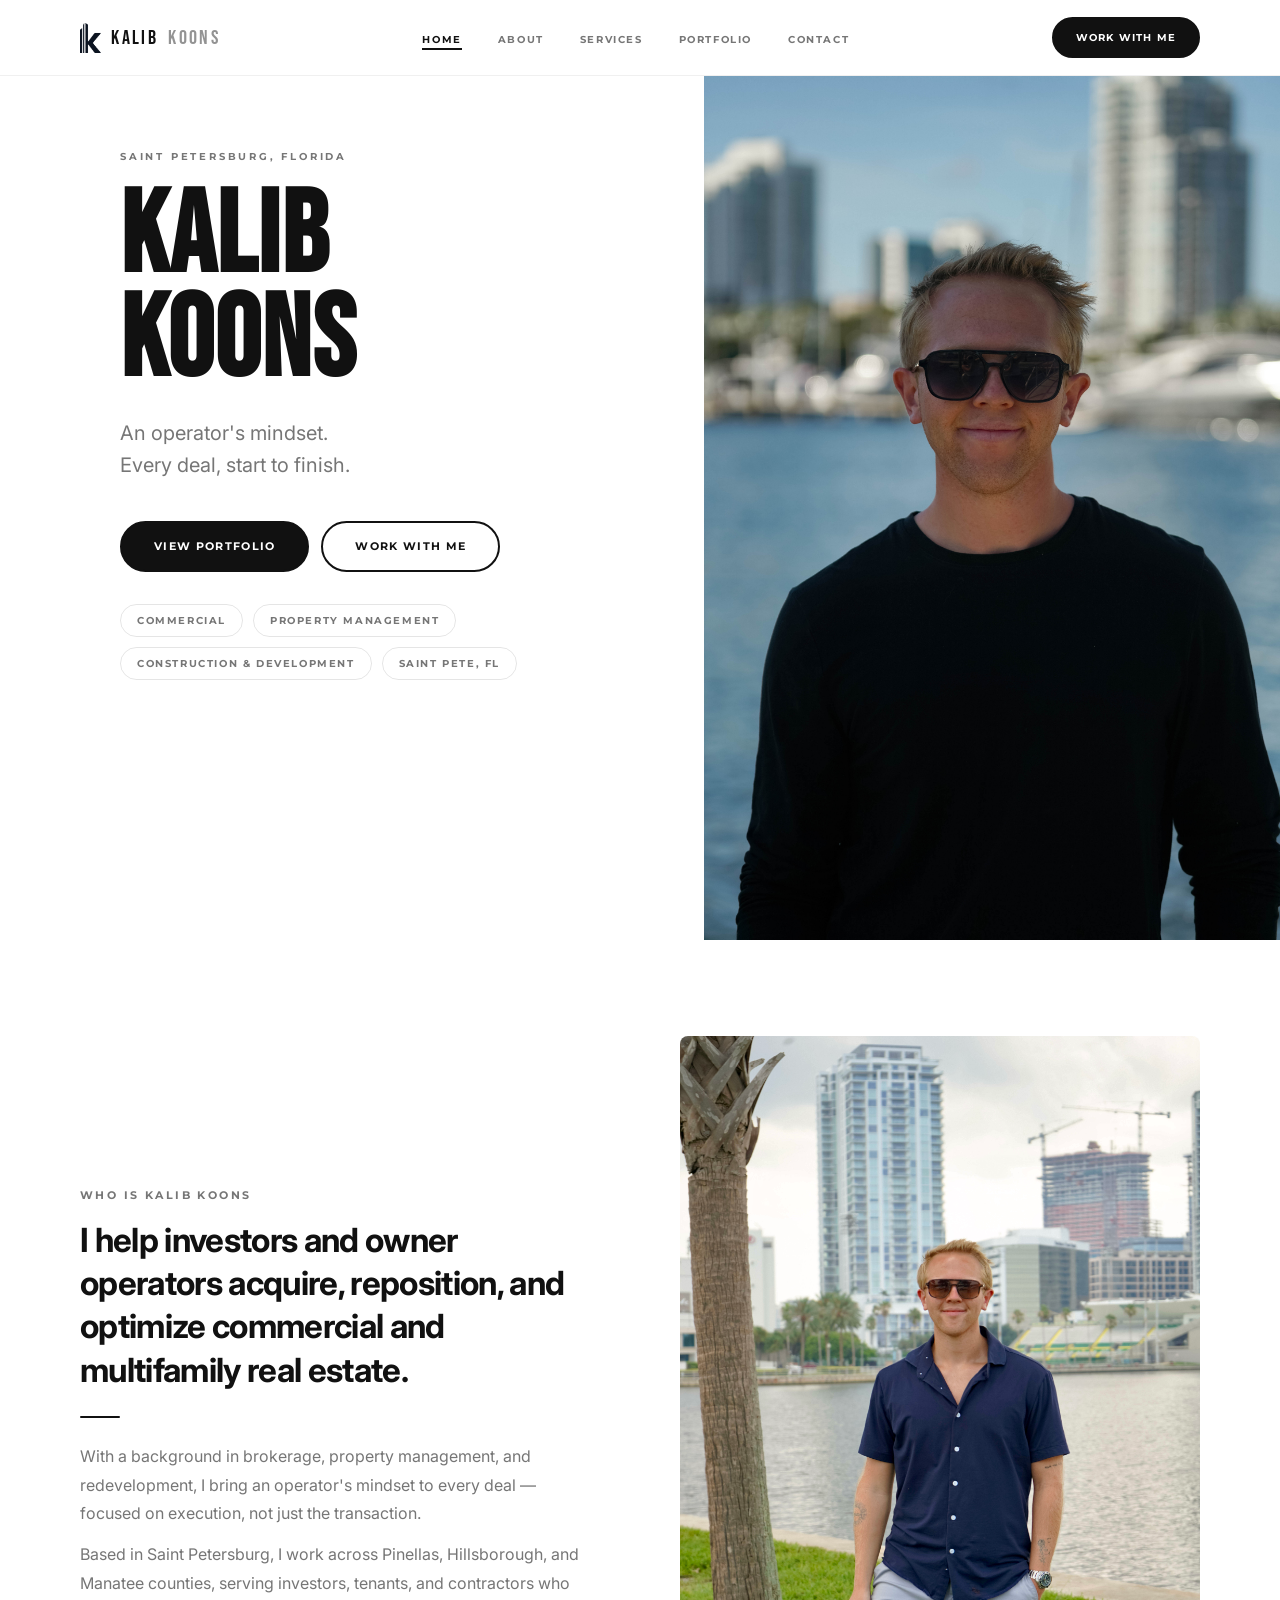
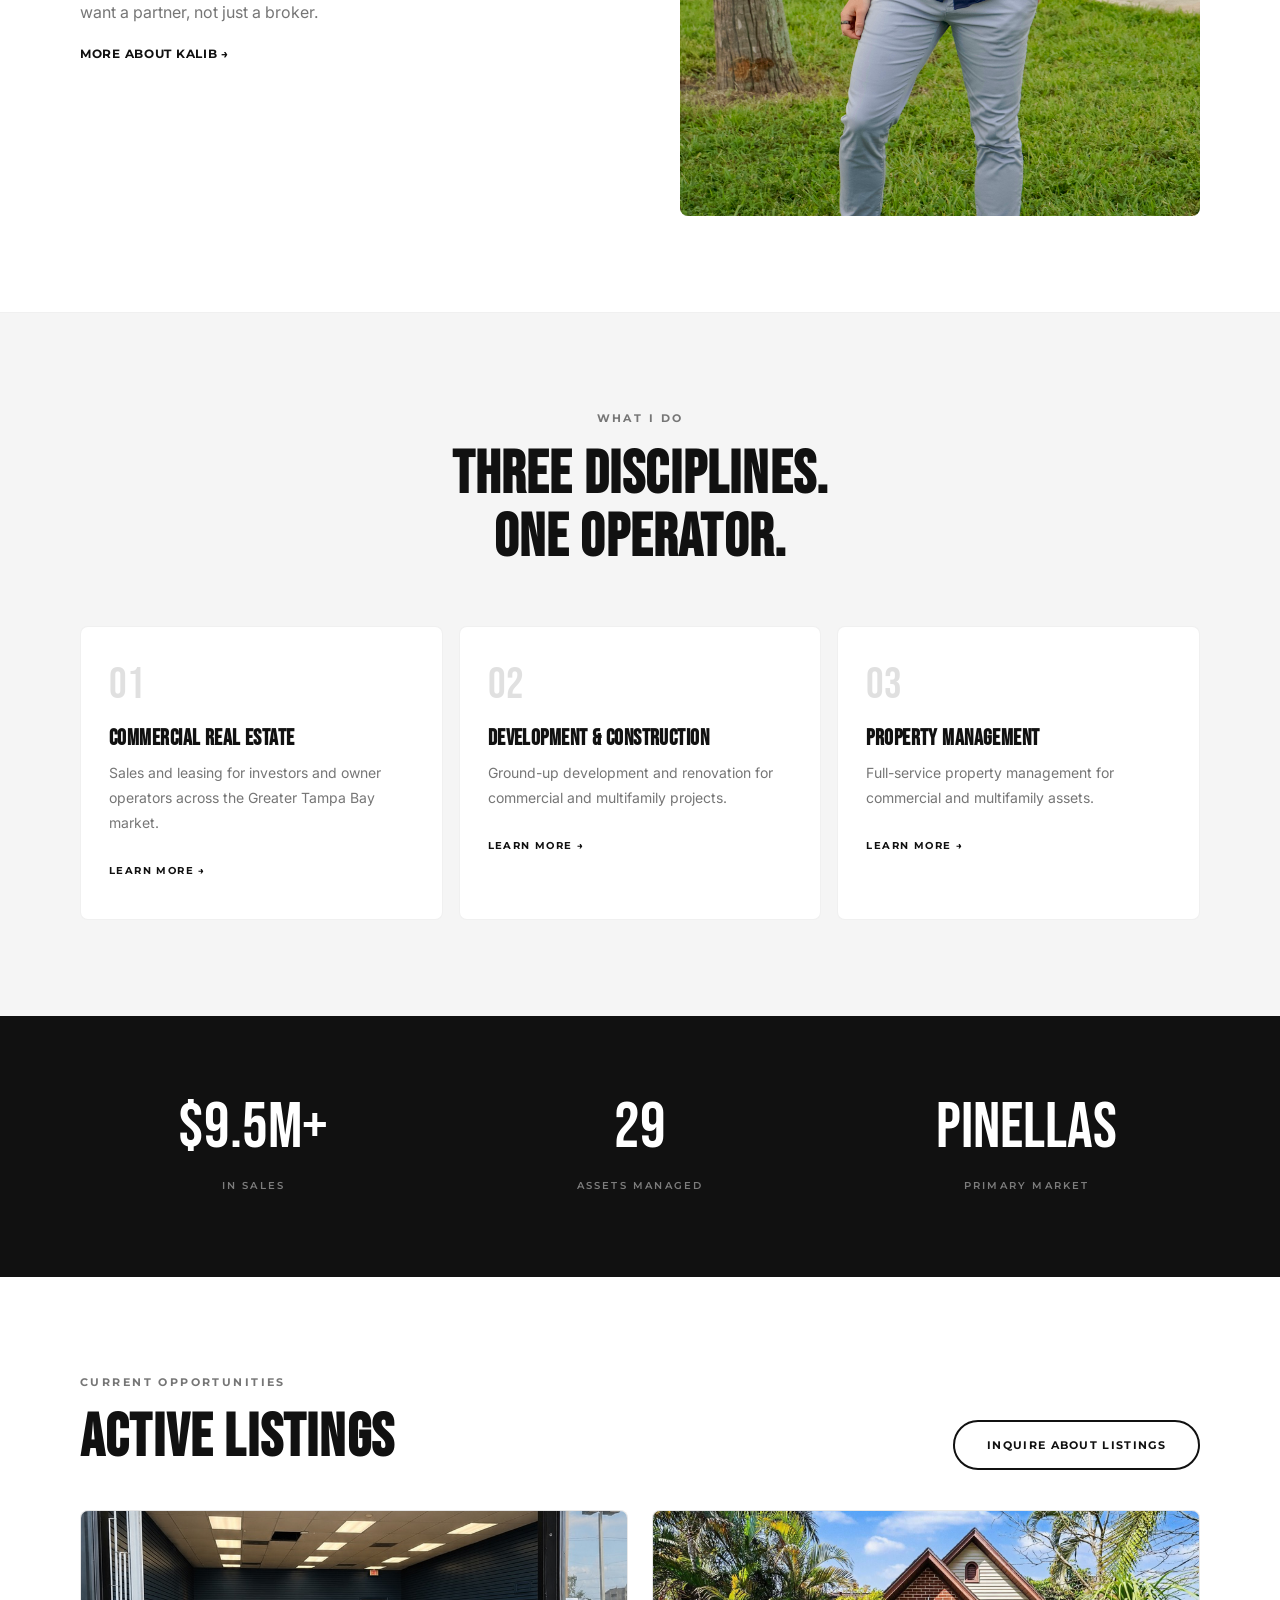
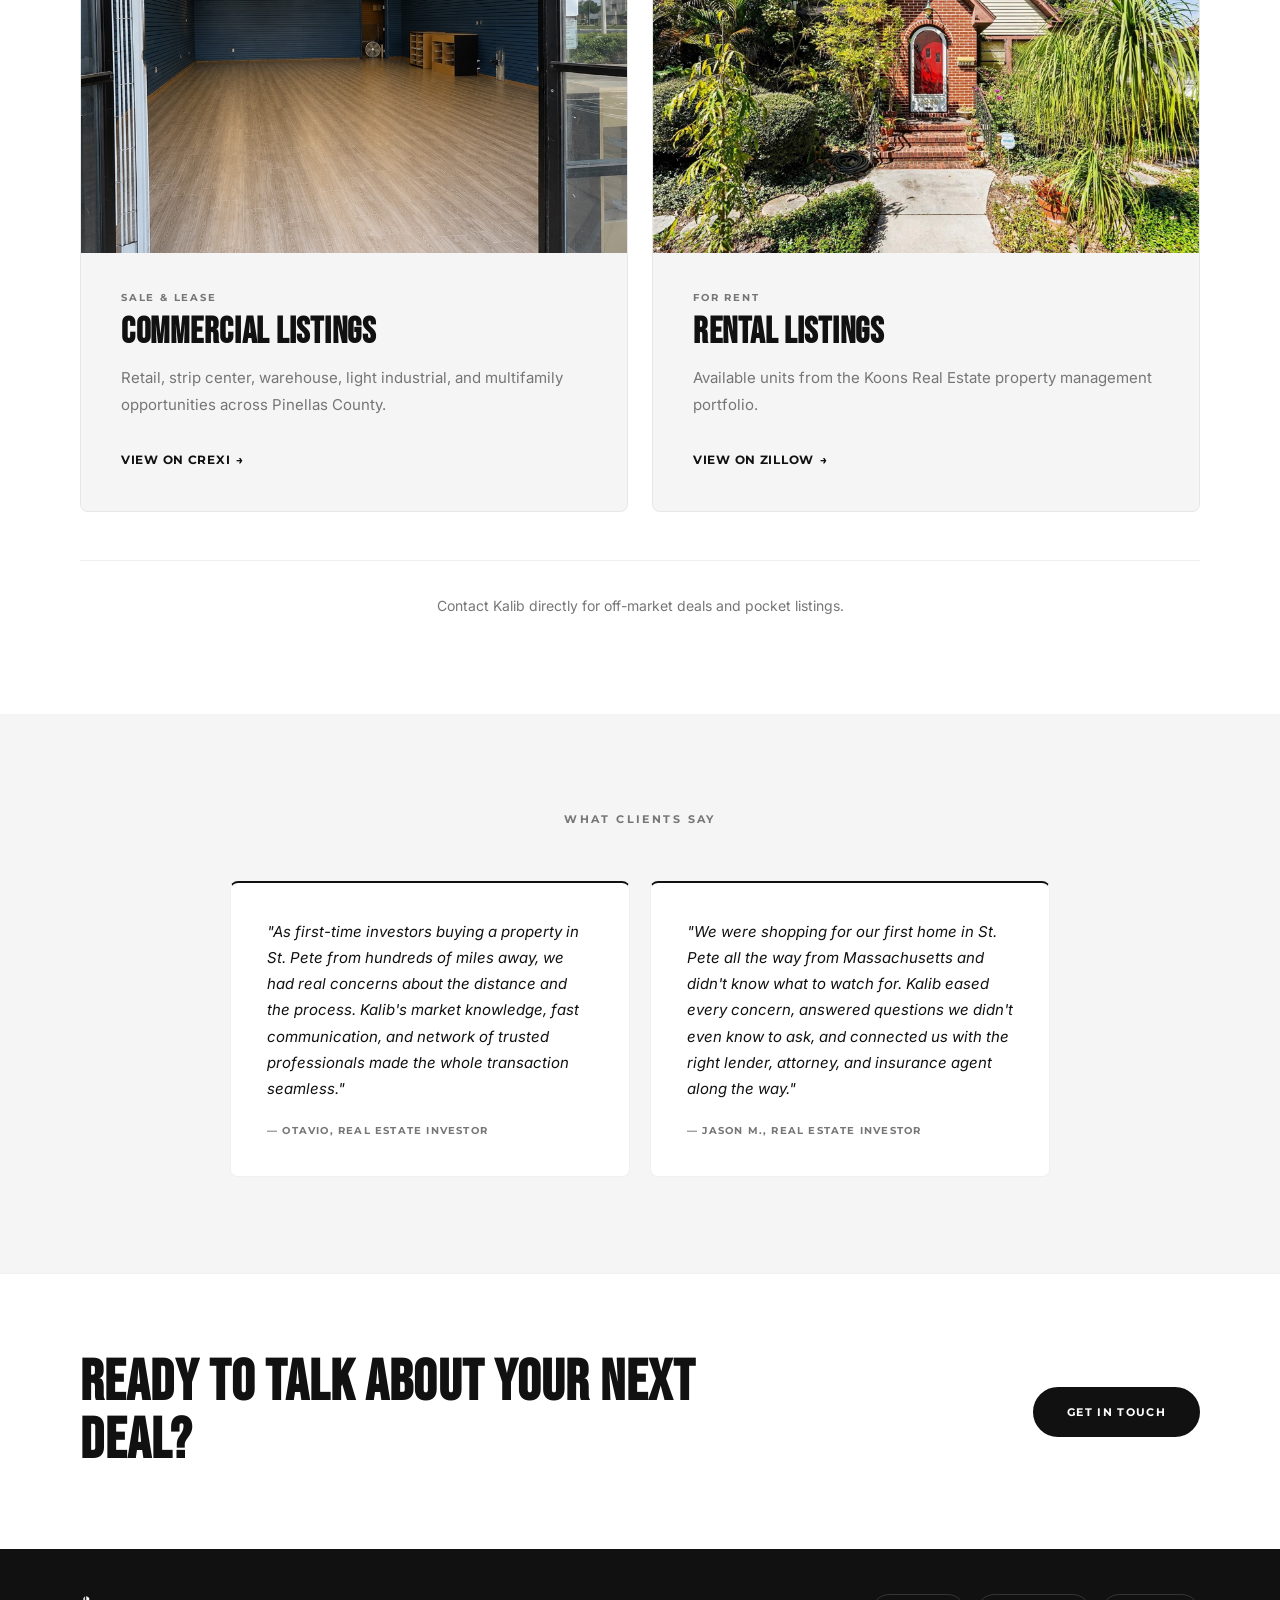
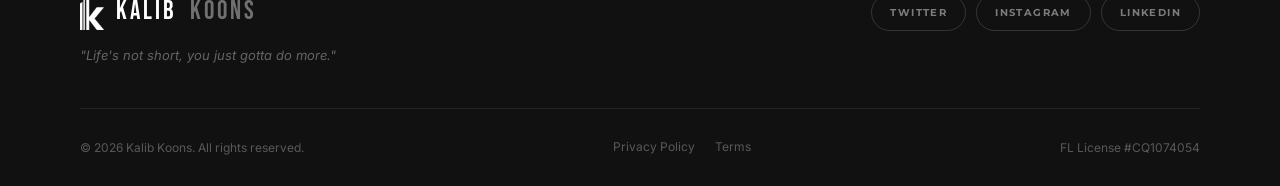
<file: index.html>
<!DOCTYPE html>
<html lang="en">
<head>
  <meta charset="UTF-8">
  <meta name="viewport" content="width=device-width, initial-scale=1.0">
  <meta name="description" content="Kalib Koons — Commercial real estate broker, multifamily investor, and developer serving Saint Petersburg and the Greater Tampa Bay area.">
  <title>Kalib Koons — Commercial Real Estate | Saint Petersburg, FL</title>
  <link rel="preconnect" href="https://fonts.googleapis.com">
  <link rel="preconnect" href="https://fonts.gstatic.com" crossorigin>
  <link href="https://fonts.googleapis.com/css2?family=Bebas+Neue&family=Inter:ital,wght@0,300;0,400;0,500;0,600;0,700;1,300;1,400&family=Montserrat:wght@400;500;600;700&display=swap" rel="stylesheet">
  <link rel="icon" type="image/png" href="images/favicon.png">
  <link rel="apple-touch-icon" href="images/apple-touch-icon.png">
  <link rel="stylesheet" href="style.css?v=7">
  <link rel="canonical" href="https://kalibkoons.com/">
  <meta property="og:type" content="website">
  <meta property="og:url" content="https://kalibkoons.com/">
  <meta property="og:title" content="Kalib Koons — Commercial Real Estate | Saint Petersburg, FL">
  <meta property="og:description" content="Commercial real estate broker, multifamily investor, and developer serving Saint Petersburg and the Greater Tampa Bay area.">
  <meta property="og:image" content="https://dljackson97.github.io/kalibkoons/images/share-preview.png">
  <meta name="twitter:card" content="summary_large_image">
  <meta name="twitter:site" content="@kalibkoons">
  <meta name="twitter:title" content="Kalib Koons — Commercial Real Estate | Saint Petersburg, FL">
  <meta name="twitter:description" content="Commercial real estate broker, multifamily investor, and developer serving Saint Petersburg and the Greater Tampa Bay area.">
  <meta name="twitter:image" content="https://dljackson97.github.io/kalibkoons/images/share-preview.png">
  <script type="application/ld+json">
  {
    "@context": "https://schema.org",
    "@type": "RealEstateAgent",
    "name": "Kalib Koons",
    "description": "Commercial real estate broker, multifamily investor, property manager, and developer serving Saint Petersburg and the Greater Tampa Bay area.",
    "url": "https://kalibkoons.com",
    "telephone": "+12182326595",
    "email": "kalib@kalibkoons.com",
    "image": "https://dljackson97.github.io/kalibkoons/images/DSC01007.jpeg",
    "address": {
      "@type": "PostalAddress",
      "addressLocality": "Saint Petersburg",
      "addressRegion": "FL",
      "addressCountry": "US"
    },
    "areaServed": [
      "Pinellas County, Florida",
      "Hillsborough County, Florida",
      "Manatee County, Florida"
    ],
    "knowsAbout": ["Commercial Real Estate", "Multifamily Investing", "Property Management", "Real Estate Development"],
    "sameAs": [
      "https://www.instagram.com/kalibkoons/",
      "https://x.com/kalibkoons",
      "https://www.linkedin.com/in/koonsrealty/"
    ]
  }
  </script>
</head>
<body>

  <!-- NAVIGATION -->
  <nav class="nav" id="nav">
    <div class="nav__inner">
      <a href="index.html" class="nav__logo"><img src="images/logos/koons-real-estate-icon.png?v=2" alt="Koons Real Estate" class="nav__logo-img">KALIB <span>KOONS</span></a>
      <button class="nav__toggle" id="navToggle" aria-label="Toggle navigation">
        <span></span><span></span><span></span>
      </button>
      <ul class="nav__links" id="navLinks">
        <li><a href="index.html" class="active">Home</a></li>
        <li><a href="about.html">About</a></li>
        <li><a href="services.html">Services</a></li>
        <li><a href="portfolio.html">Portfolio</a></li>
        <li><a href="contact.html">Contact</a></li>
      </ul>
      <a href="contact.html#form" class="btn btn--nav">Work With Me</a>
    </div>
  </nav>

  <!-- HERO — split layout -->
  <section class="hero">
    <div class="hero__left">
      <div class="hero__content">
        <p class="hero__eyebrow">Saint Petersburg, Florida</p>
        <h1 class="hero__name">KALIB<br>KOONS</h1>
        <p class="hero__statement">An operator's mindset.<br>Every deal, start to finish.</p>
        <div class="hero__ctas">
          <a href="portfolio.html" class="btn btn--primary">View Portfolio</a>
          <a href="contact.html#form" class="btn btn--outline">Work With Me</a>
        </div>
        <div class="tags">
          <span class="tag">Commercial</span>
          <span class="tag">Property Management</span>
          <span class="tag">Construction &amp; Development</span>
          <span class="tag">Saint Pete, FL</span>
        </div>
      </div>
    </div>
    <div class="hero__right">
      <img src="images/DSC01007.jpeg" alt="Kalib Koons" class="hero__photo">
    </div>
  </section>

  <!-- INTRO -->
  <section class="section intro">
    <div class="container">
      <div class="intro__grid">
        <div class="intro__text reveal">
          <span class="label">Who is Kalib Koons</span>
          <h2>I help investors and owner operators acquire, reposition, and optimize commercial and multifamily real estate.</h2>
          <div class="divider"></div>
          <p>With a background in brokerage, property management, and redevelopment, I bring an operator's mindset to every deal — focused on execution, not just the transaction.</p>
          <p>Based in Saint Petersburg, I work across Pinellas, Hillsborough, and Manatee counties, serving investors, tenants, and contractors who want a partner, not just a broker.</p>
          <a href="about.html" class="btn btn--text">More About Kalib →</a>
        </div>
        <div class="intro__image reveal">
          <img src="images/DSC04040.jpeg" alt="Kalib Koons — Saint Petersburg, FL" class="intro-photo">
        </div>
      </div>
    </div>
  </section>

  <!-- BUSINESS LINES -->
  <section class="section business-lines">
    <div class="container">
      <span class="label text-center reveal">What I Do</span>
      <h2 class="section-title text-center reveal">Three Disciplines.<br>One Operator.</h2>
      <div class="cards-grid">
        <a href="services.html#brokerage" class="card reveal">
          <div class="card__icon">01</div>
          <h3>Commercial Real Estate</h3>
          <p>Sales and leasing for investors and owner operators across the Greater Tampa Bay market.</p>
          <span class="card__link">Learn More →</span>
        </a>
        <a href="services.html#development" class="card reveal">
          <div class="card__icon">02</div>
          <h3>Development &amp; Construction</h3>
          <p>Ground-up development and renovation for commercial and multifamily projects.</p>
          <span class="card__link">Learn More →</span>
        </a>
        <a href="services.html#management" class="card reveal">
          <div class="card__icon">03</div>
          <h3>Property Management</h3>
          <p>Full-service property management for commercial and multifamily assets.</p>
          <span class="card__link">Learn More →</span>
        </a>
      </div>
    </div>
  </section>

  <!-- STATS -->
  <section class="stats-bar">
    <div class="container">
      <div class="stats-grid">
        <div class="stat reveal">
          <span class="stat__number">$9.5M+</span>
          <span class="stat__label">In Sales</span>
        </div>
        <div class="stat reveal">
          <span class="stat__number">29</span>
          <span class="stat__label">Assets Managed</span>
        </div>
        <div class="stat reveal">
          <span class="stat__number">Pinellas</span>
          <span class="stat__label">Primary Market</span>
        </div>
      </div>
    </div>
  </section>

  <!-- ACTIVE LISTINGS -->
  <section class="section listings-preview">
    <div class="container">
      <span class="label reveal">Current Opportunities</span>
      <div class="listings-header reveal">
        <h2 class="section-title">Active Listings</h2>
        <a href="contact.html" class="btn btn--outline">Inquire About Listings</a>
      </div>
      <div class="listing-links">
        <a href="https://www.crexi.com/properties" class="listing-link reveal" target="_blank" rel="noopener">
          <div class="listing-link__image">
            <img src="images/listings-commercial.jpg" alt="Open storefront of a vacant retail suite ready for a new tenant" loading="lazy">
          </div>
          <div class="listing-link__body">
            <p class="listing-card__type">Sale &amp; Lease</p>
            <h3 class="listing-link__title">Commercial Listings</h3>
            <p class="listing-link__desc">Retail, strip center, warehouse, light industrial, and multifamily opportunities across Pinellas County.</p>
            <span class="btn--text listing-link__cta">View on Crexi <span aria-hidden="true">&rarr;</span></span>
          </div>
        </a>
        <a href="https://www.zillow.com/st-petersburg-fl/rentals/" class="listing-link reveal" target="_blank" rel="noopener">
          <div class="listing-link__image">
            <img src="images/euclid.jpeg" alt="Brick home with a red arched front door and tropical landscaping" loading="lazy">
          </div>
          <div class="listing-link__body">
            <p class="listing-card__type">For Rent</p>
            <h3 class="listing-link__title">Rental Listings</h3>
            <p class="listing-link__desc">Available units from the Koons Real Estate property management portfolio.</p>
            <span class="btn--text listing-link__cta">View on Zillow <span aria-hidden="true">&rarr;</span></span>
          </div>
        </a>
      </div>
      <p class="listings-note reveal">Contact Kalib directly for off-market deals and pocket listings.</p>
    </div>
  </section>

  <!-- TESTIMONIALS -->
  <section class="section testimonials">
    <div class="container">
      <span class="label text-center reveal">What Clients Say</span>
      <div class="testimonials-grid testimonials-grid--pair">
        <div class="testimonial reveal">
          <p class="testimonial__quote">"As first-time investors buying a property in St. Pete from hundreds of miles away, we had real concerns about the distance and the process. Kalib's market knowledge, fast communication, and network of trusted professionals made the whole transaction seamless."</p>
          <p class="testimonial__author">— Otavio, Real Estate Investor</p>
        </div>
        <div class="testimonial reveal">
          <p class="testimonial__quote">"We were shopping for our first home in St. Pete all the way from Massachusetts and didn't know what to watch for. Kalib eased every concern, answered questions we didn't even know to ask, and connected us with the right lender, attorney, and insurance agent along the way."</p>
          <p class="testimonial__author">— Jason M., Real Estate Investor</p>
        </div>
      </div>
    </div>
  </section>

  <!-- CTA BANNER -->
  <section class="cta-banner">
    <div class="container">
      <div class="cta-banner__inner reveal">
        <h2>Ready to talk about your next deal?</h2>
        <a href="contact.html#form" class="btn btn--primary">Get In Touch</a>
      </div>
    </div>
  </section>

  <!-- FOOTER -->
  <footer class="footer">
    <div class="container">
      <div class="footer__main">
        <div class="footer__brand">
          <p class="footer__logo"><img src="images/logos/koons-real-estate-icon-white.png?v=2" alt="Koons Real Estate" class="footer__logo-img">KALIB <span>KOONS</span></p>
        </div>
        <div class="footer__social">
          <a href="https://x.com/kalibkoons" target="_blank" rel="noopener">Twitter</a>
          <a href="https://www.instagram.com/kalibkoons/" target="_blank" rel="noopener">Instagram</a>
          <a href="https://www.linkedin.com/in/koonsrealty/" target="_blank" rel="noopener">LinkedIn</a>
        </div>
        <p class="footer__tagline">"Life's not short, you just gotta do more."</p>
      </div>
      <div class="footer__bottom">
        <p>&copy; 2026 Kalib Koons. All rights reserved.</p>
        <div class="footer__legal-links">
          <a href="privacy.html">Privacy Policy</a>
          <a href="terms.html">Terms</a>
        </div>
        <p>FL License #CQ1074054</p>
      </div>
    </div>
  </footer>

  <script src="main.js"></script>
</body>
</html>
</file>
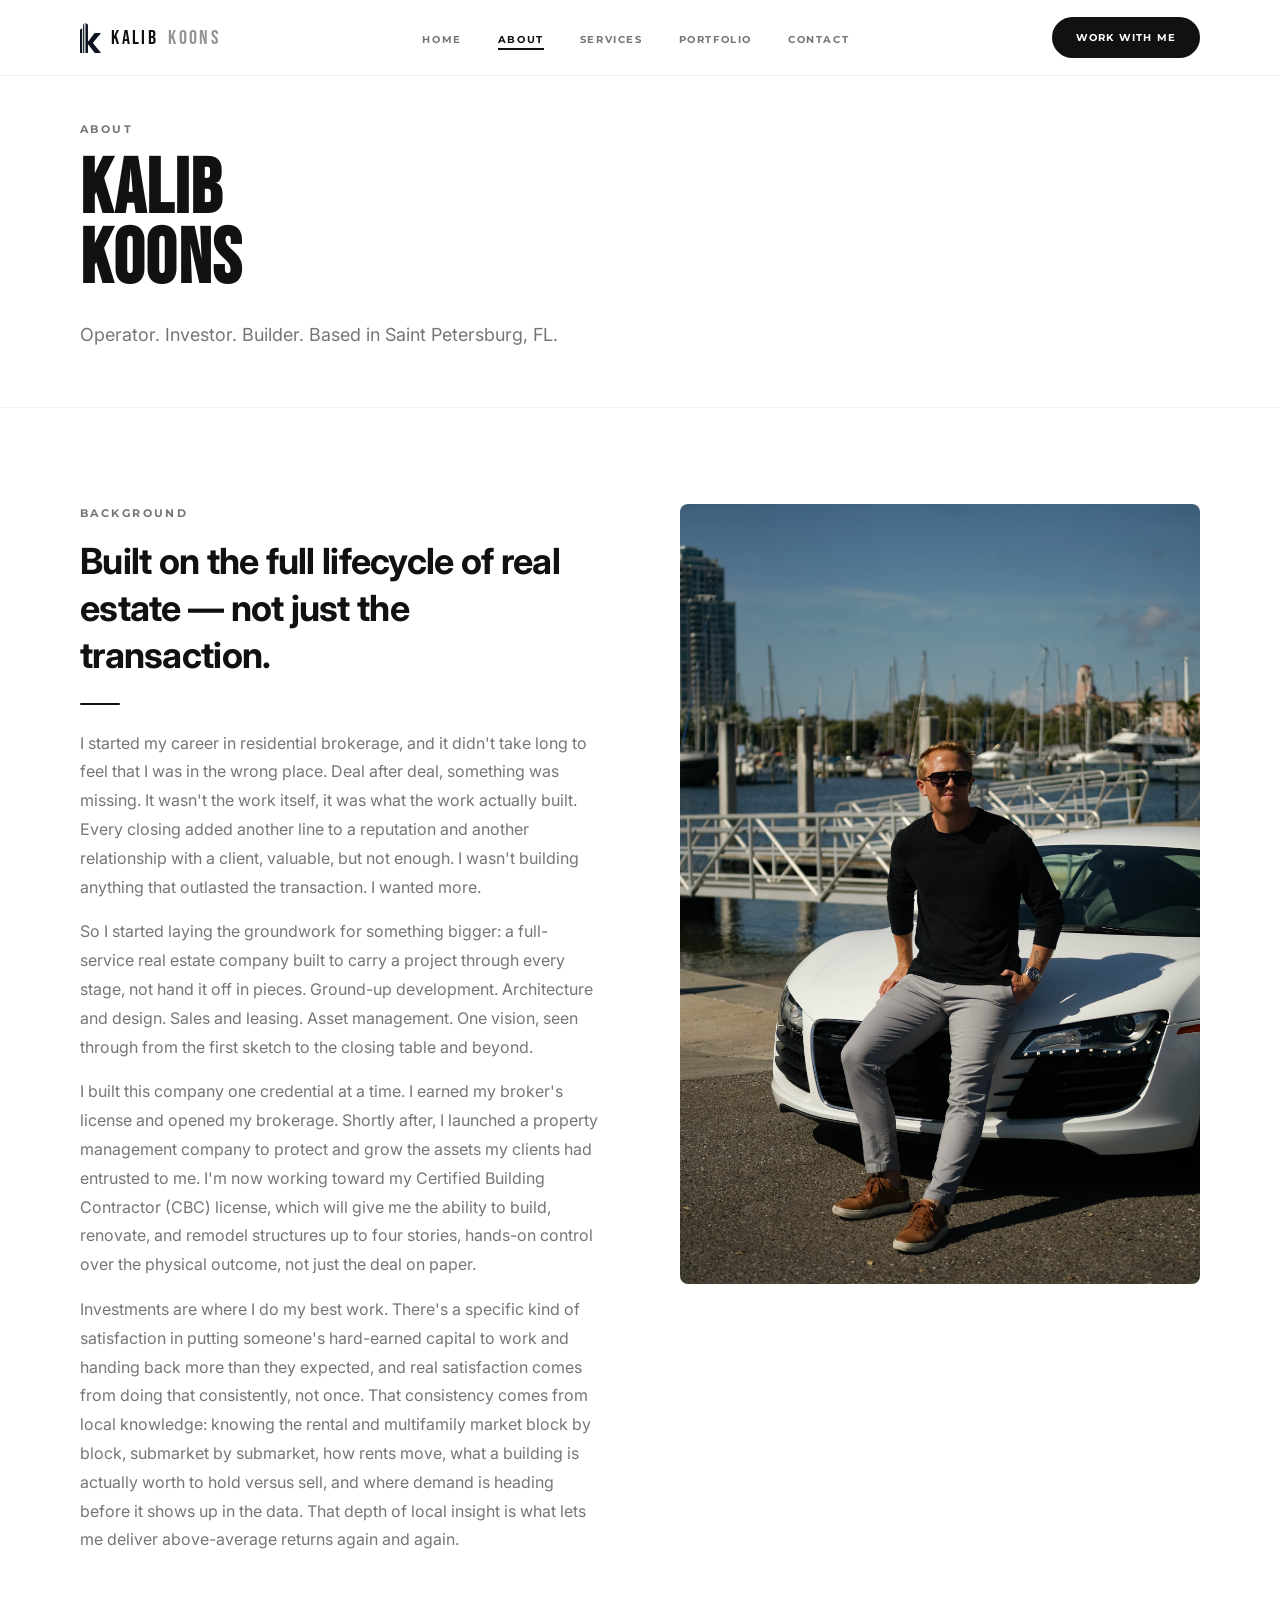
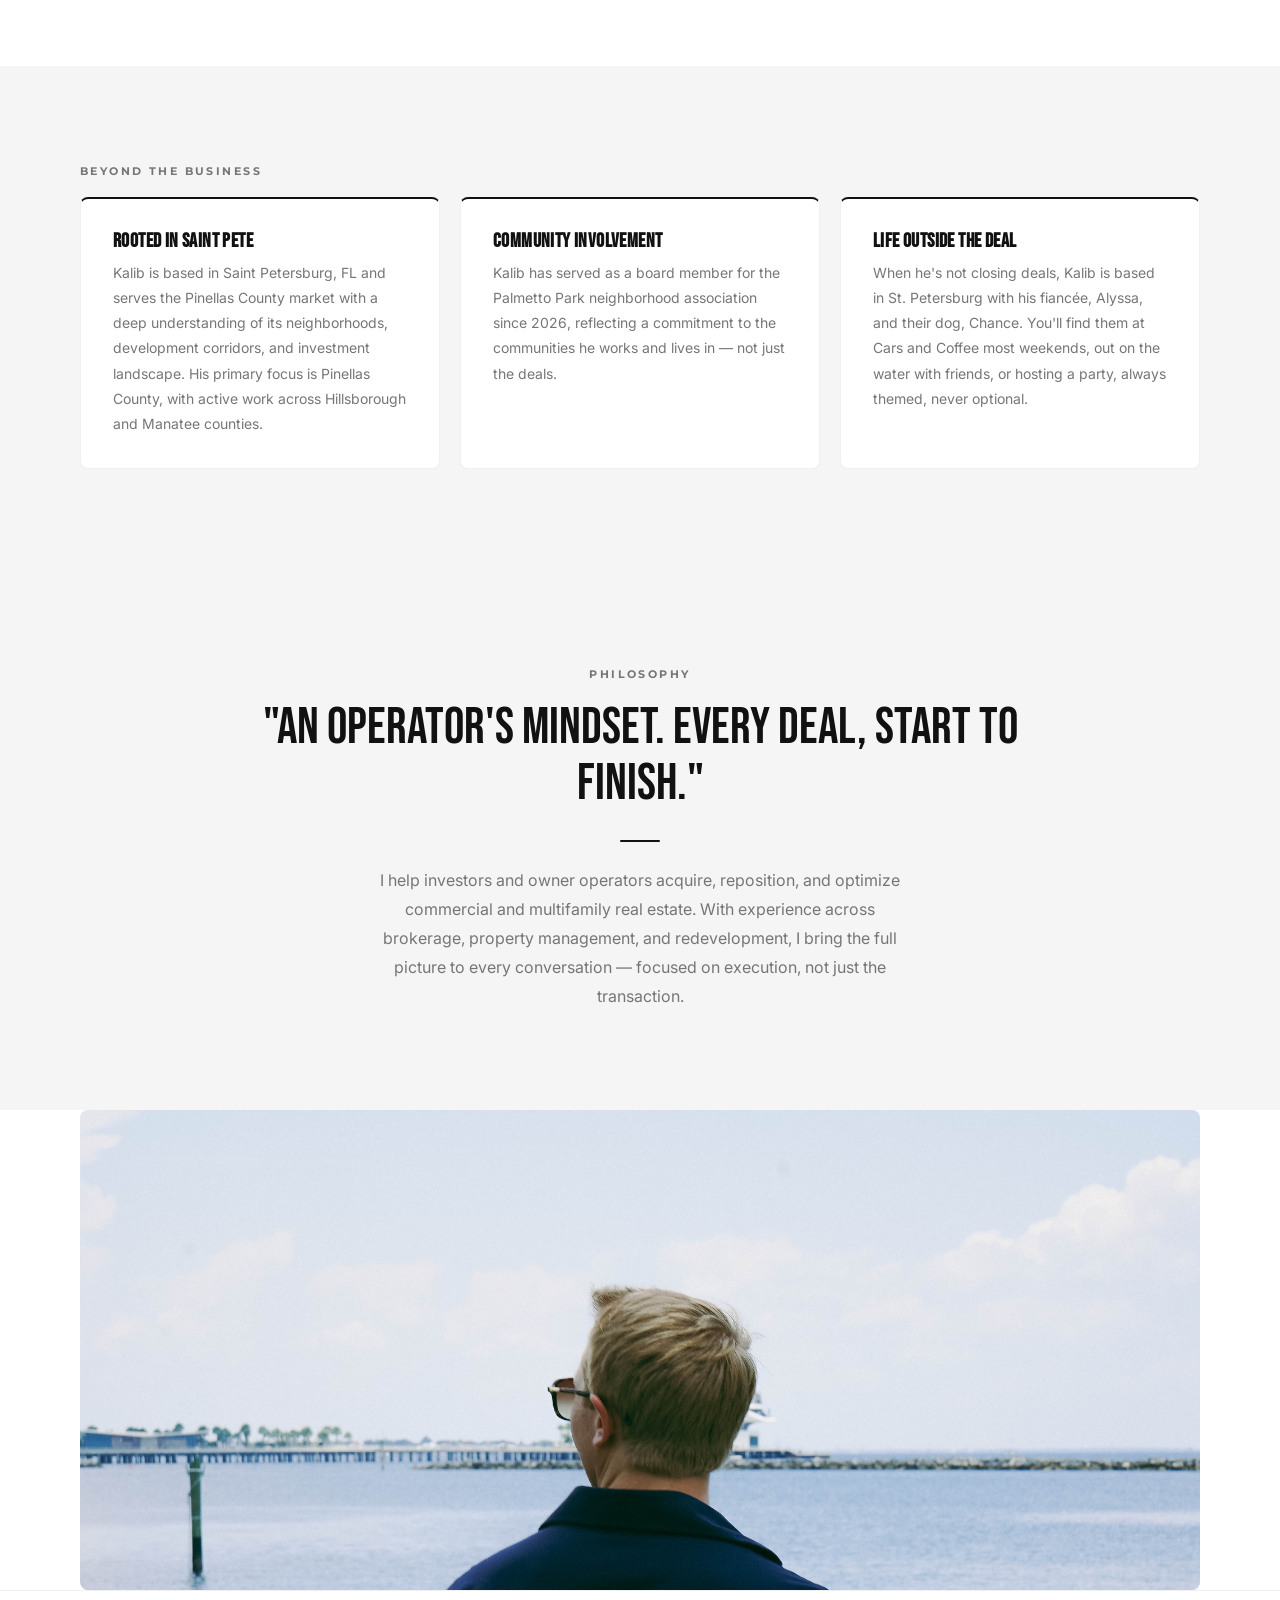
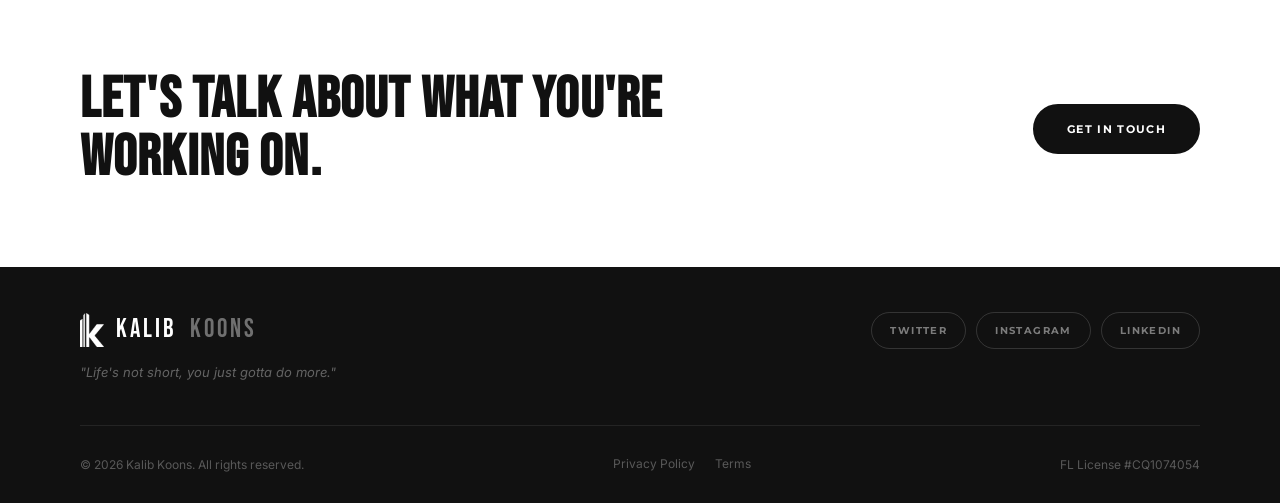
<file: about.html>
<!DOCTYPE html>
<html lang="en">
<head>
  <meta charset="UTF-8">
  <meta name="viewport" content="width=device-width, initial-scale=1.0">
  <meta name="description" content="About Kalib Koons — commercial real estate operator, investor, and developer based in Saint Petersburg, FL.">
  <title>About Kalib Koons — Commercial Real Estate Broker | Saint Petersburg, FL</title>
  <link rel="preconnect" href="https://fonts.googleapis.com">
  <link rel="preconnect" href="https://fonts.gstatic.com" crossorigin>
  <link href="https://fonts.googleapis.com/css2?family=Bebas+Neue&family=Inter:ital,wght@0,300;0,400;0,500;0,600;0,700;1,300;1,400&family=Montserrat:wght@400;500;600;700&display=swap" rel="stylesheet">
  <link rel="icon" type="image/png" href="images/favicon.png">
  <link rel="apple-touch-icon" href="images/apple-touch-icon.png">
  <link rel="stylesheet" href="style.css?v=7">
  <link rel="canonical" href="https://kalibkoons.com/about.html">
  <meta property="og:type" content="website">
  <meta property="og:url" content="https://kalibkoons.com/about.html">
  <meta property="og:title" content="About Kalib Koons — Commercial Real Estate Broker | Saint Petersburg, FL">
  <meta property="og:description" content="Meet Kalib Koons — commercial real estate broker, multifamily investor, property manager, and developer based in Saint Petersburg, FL.">
  <meta property="og:image" content="https://dljackson97.github.io/kalibkoons/images/share-preview.png">
  <meta name="twitter:card" content="summary_large_image">
  <meta name="twitter:site" content="@kalibkoons">
  <meta name="twitter:title" content="About Kalib Koons — Commercial Real Estate Broker | Saint Petersburg, FL">
  <meta name="twitter:description" content="Meet Kalib Koons — commercial real estate broker, multifamily investor, property manager, and developer based in Saint Petersburg, FL.">
  <meta name="twitter:image" content="https://dljackson97.github.io/kalibkoons/images/share-preview.png">
</head>
<body>

  <!-- NAVIGATION -->
  <nav class="nav scrolled" id="nav">
    <div class="nav__inner">
      <a href="index.html" class="nav__logo"><img src="images/logos/koons-real-estate-icon.png?v=2" alt="Koons Real Estate" class="nav__logo-img">KALIB <span>KOONS</span></a>
      <button class="nav__toggle" id="navToggle" aria-label="Toggle navigation">
        <span></span><span></span><span></span>
      </button>
      <ul class="nav__links" id="navLinks">
        <li><a href="index.html">Home</a></li>
        <li><a href="about.html" class="active">About</a></li>
        <li><a href="services.html">Services</a></li>
        <li><a href="portfolio.html">Portfolio</a></li>
        <li><a href="contact.html">Contact</a></li>
      </ul>
      <a href="contact.html#form" class="btn btn--nav">Work With Me</a>
    </div>
  </nav>

  <!-- PAGE HERO -->
  <section class="page-hero">
    <div class="container">
      <span class="label">About</span>
      <h1>KALIB<br>KOONS</h1>
      <p>Operator. Investor. Builder. Based in Saint Petersburg, FL.</p>
    </div>
  </section>

  <!-- STORY -->
  <section class="section">
    <div class="container">
      <div class="about-story__grid">
        <div class="about-story__text reveal">
          <span class="label">Background</span>
          <h2>Built on the full lifecycle of real estate — not just the transaction.</h2>
          <div class="divider"></div>
          <p>I started my career in residential brokerage, and it didn't take long to feel that I was in the wrong place. Deal after deal, something was missing. It wasn't the work itself, it was what the work actually built. Every closing added another line to a reputation and another relationship with a client, valuable, but not enough. I wasn't building anything that outlasted the transaction. I wanted more.</p>
          <p>So I started laying the groundwork for something bigger: a full-service real estate company built to carry a project through every stage, not hand it off in pieces. Ground-up development. Architecture and design. Sales and leasing. Asset management. One vision, seen through from the first sketch to the closing table and beyond.</p>
          <p>I built this company one credential at a time. I earned my broker's license and opened my brokerage. Shortly after, I launched a property management company to protect and grow the assets my clients had entrusted to me. I'm now working toward my Certified Building Contractor (CBC) license, which will give me the ability to build, renovate, and remodel structures up to four stories, hands-on control over the physical outcome, not just the deal on paper.</p>
          <p>Investments are where I do my best work. There's a specific kind of satisfaction in putting someone's hard-earned capital to work and handing back more than they expected, and real satisfaction comes from doing that consistently, not once. That consistency comes from local knowledge: knowing the rental and multifamily market block by block, submarket by submarket, how rents move, what a building is actually worth to hold versus sell, and where demand is heading before it shows up in the data. That depth of local insight is what lets me deliver above-average returns again and again.</p>
        </div>
        <div class="reveal">
          <img src="images/DSC00999.jpeg" alt="Kalib Koons" class="intro-photo">
        </div>
      </div>
    </div>
  </section>

  <!-- PERSONAL DETAILS -->
  <section class="section about-personal">
    <div class="container">
      <span class="label reveal">Beyond the Business</span>
      <div class="about-personal__grid">
        <div class="about-personal__item reveal">
          <h4>Rooted in Saint Pete</h4>
          <p>Kalib is based in Saint Petersburg, FL and serves the Pinellas County market with a deep understanding of its neighborhoods, development corridors, and investment landscape. His primary focus is Pinellas County, with active work across Hillsborough and Manatee counties.</p>
        </div>
        <div class="about-personal__item reveal">
          <h4>Community Involvement</h4>
          <p>Kalib has served as a board member for the Palmetto Park neighborhood association since 2026, reflecting a commitment to the communities he works and lives in — not just the deals.</p>
        </div>
        <div class="about-personal__item reveal">
          <h4>Life Outside the Deal</h4>
          <p>When he's not closing deals, Kalib is based in St. Petersburg with his fiancée, Alyssa, and their dog, Chance. You'll find them at Cars and Coffee most weekends, out on the water with friends, or hosting a party, always themed, never optional.</p>
        </div>
      </div>
    </div>
  </section>

  <!-- PHILOSOPHY -->
  <section class="section philosophy">
    <div class="container">
      <div class="philosophy__inner">
        <span class="label">Philosophy</span>
        <blockquote>"AN OPERATOR'S MINDSET. EVERY DEAL, START TO FINISH."</blockquote>
        <div class="divider divider--center"></div>
        <p>I help investors and owner operators acquire, reposition, and optimize commercial and multifamily real estate. With experience across brokerage, property management, and redevelopment, I bring the full picture to every conversation — focused on execution, not just the transaction.</p>
      </div>
    </div>
  </section>

  <!-- LIFESTYLE PHOTO -->
  <section class="section section--flush">
    <div class="container">
      <img src="images/DSC03944.jpeg" alt="Kalib Koons" class="reveal about-lifestyle-photo">
    </div>
  </section>

  <!-- CTA BANNER -->
  <section class="cta-banner">
    <div class="container">
      <div class="cta-banner__inner reveal">
        <h2>Let's talk about what you're working on.</h2>
        <a href="contact.html" class="btn btn--primary">Get In Touch</a>
      </div>
    </div>
  </section>

  <!-- FOOTER -->
  <footer class="footer">
    <div class="container">
      <div class="footer__main">
        <div class="footer__brand">
          <p class="footer__logo"><img src="images/logos/koons-real-estate-icon-white.png?v=2" alt="Koons Real Estate" class="footer__logo-img">KALIB <span>KOONS</span></p>
        </div>
        <div class="footer__social">
          <a href="https://x.com/kalibkoons" target="_blank" rel="noopener">Twitter</a>
          <a href="https://www.instagram.com/kalibkoons/" target="_blank" rel="noopener">Instagram</a>
          <a href="https://www.linkedin.com/in/koonsrealty/" target="_blank" rel="noopener">LinkedIn</a>
        </div>
        <p class="footer__tagline">"Life's not short, you just gotta do more."</p>
      </div>
      <div class="footer__bottom">
        <p>&copy; 2026 Kalib Koons. All rights reserved.</p>
        <div class="footer__legal-links">
          <a href="privacy.html">Privacy Policy</a>
          <a href="terms.html">Terms</a>
        </div>
        <p>FL License #CQ1074054</p>
      </div>
    </div>
  </footer>

  <script src="main.js"></script>
</body>
</html>
</file>
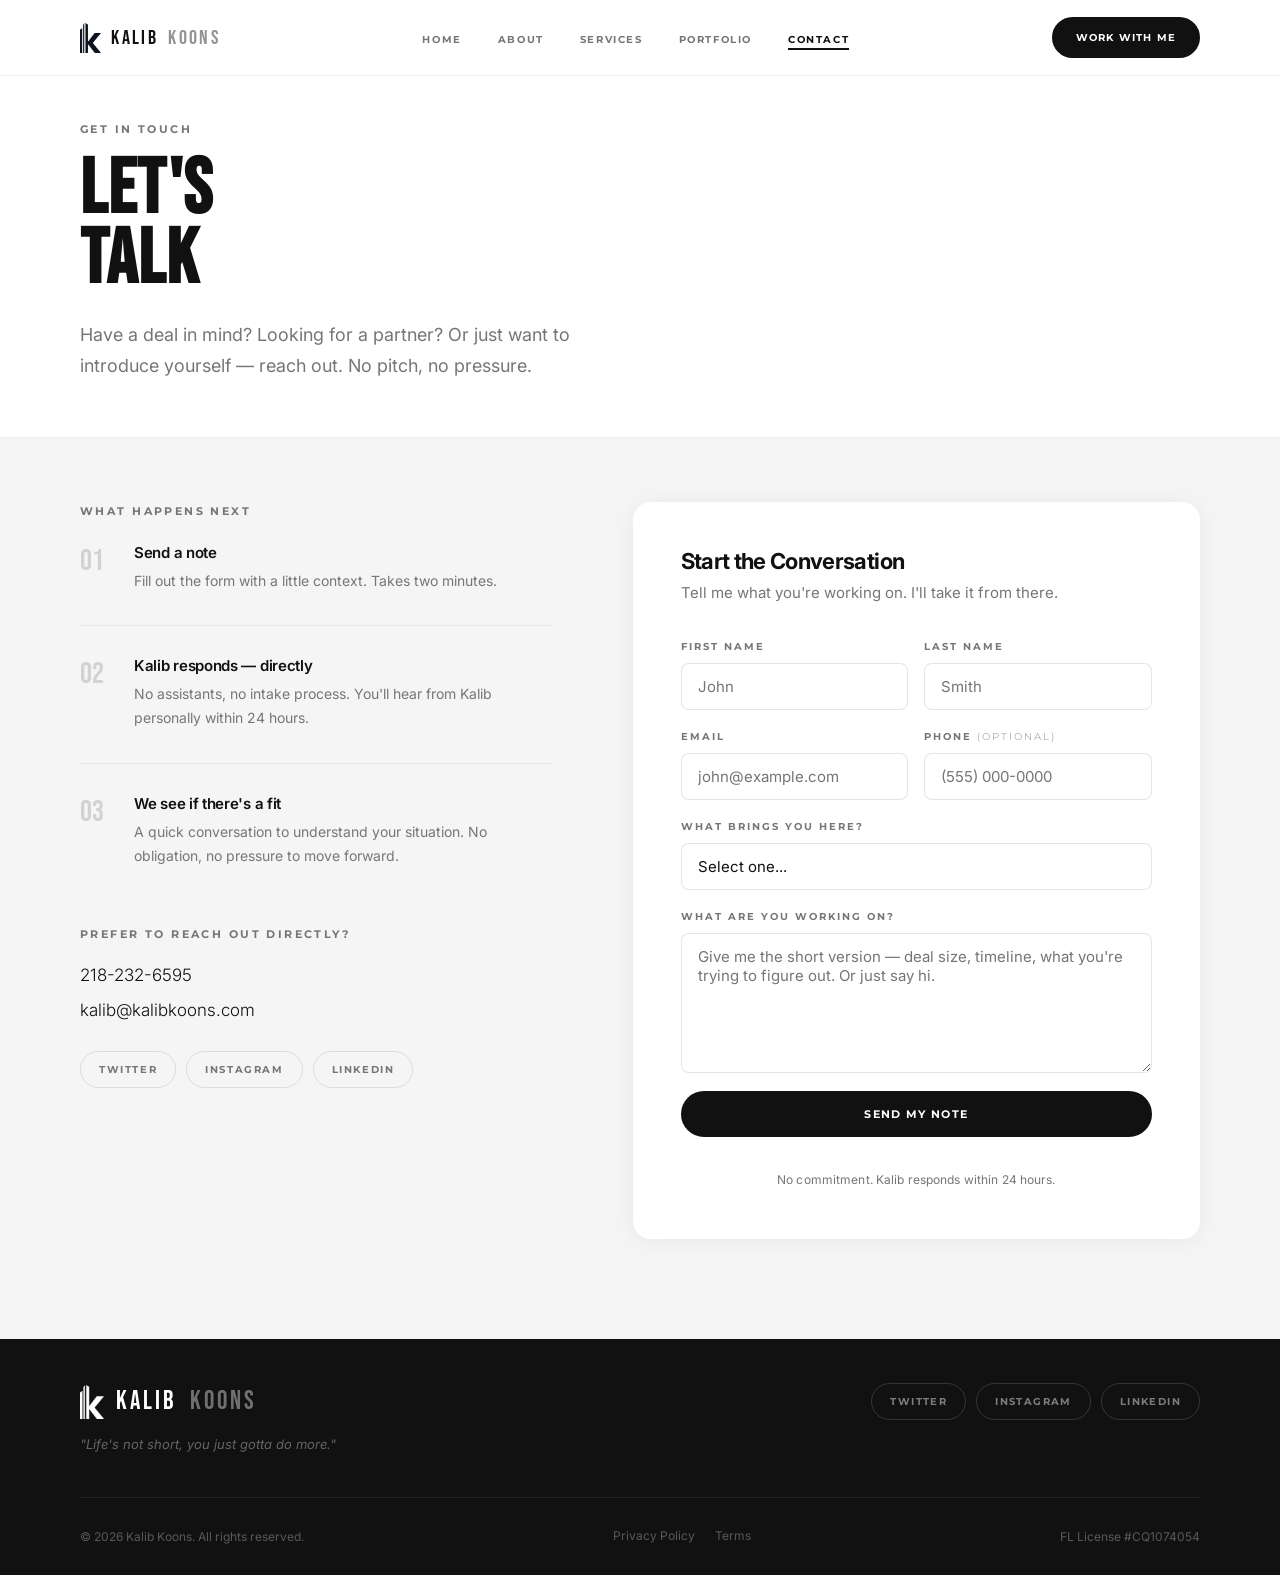
<file: contact.html>
<!DOCTYPE html>
<html lang="en">
<head>
  <meta charset="UTF-8">
  <meta name="viewport" content="width=device-width, initial-scale=1.0">
  <meta name="description" content="Get in touch with Kalib Koons — commercial real estate, multifamily investing, property management, and development in Saint Petersburg, FL.">
  <title>Contact Kalib Koons — Saint Petersburg Commercial Real Estate</title>
  <link rel="preconnect" href="https://fonts.googleapis.com">
  <link rel="preconnect" href="https://fonts.gstatic.com" crossorigin>
  <link href="https://fonts.googleapis.com/css2?family=Bebas+Neue&family=Inter:ital,wght@0,300;0,400;0,500;0,600;1,300;1,400&family=Montserrat:wght@400;500;600;700&display=swap" rel="stylesheet">
  <link rel="icon" type="image/png" href="images/favicon.png">
  <link rel="apple-touch-icon" href="images/apple-touch-icon.png">
  <link rel="stylesheet" href="style.css?v=7">
  <link rel="canonical" href="https://kalibkoons.com/contact.html">
  <meta property="og:type" content="website">
  <meta property="og:url" content="https://kalibkoons.com/contact.html">
  <meta property="og:title" content="Contact Kalib Koons — Saint Petersburg Commercial Real Estate">
  <meta property="og:description" content="Get in touch with Kalib Koons — commercial real estate, multifamily investing, property management, and development in Saint Petersburg, FL.">
  <meta property="og:image" content="https://dljackson97.github.io/kalibkoons/images/share-preview.png">
  <meta name="twitter:card" content="summary_large_image">
  <meta name="twitter:site" content="@kalibkoons">
  <meta name="twitter:title" content="Contact Kalib Koons — Saint Petersburg Commercial Real Estate">
  <meta name="twitter:description" content="Get in touch with Kalib Koons — commercial real estate, multifamily investing, property management, and development in Saint Petersburg, FL.">
  <meta name="twitter:image" content="https://dljackson97.github.io/kalibkoons/images/share-preview.png">
</head>
<body>

  <!-- NAVIGATION -->
  <nav class="nav scrolled" id="nav">
    <div class="nav__inner">
      <a href="index.html" class="nav__logo"><img src="images/logos/koons-real-estate-icon.png?v=2" alt="Koons Real Estate" class="nav__logo-img">KALIB <span>KOONS</span></a>
      <button type="button" class="nav__toggle" id="navToggle" aria-label="Toggle navigation">
        <span></span><span></span><span></span>
      </button>
      <ul class="nav__links" id="navLinks">
        <li><a href="index.html">Home</a></li>
        <li><a href="about.html">About</a></li>
        <li><a href="services.html">Services</a></li>
        <li><a href="portfolio.html">Portfolio</a></li>
        <li><a href="contact.html" class="active">Contact</a></li>
      </ul>
      <a href="#form" class="btn btn--nav">Work With Me</a>
    </div>
  </nav>

  <!-- PAGE HERO -->
  <section class="page-hero">
    <div class="container">
      <span class="label">Get In Touch</span>
      <h1>LET'S<br>TALK</h1>
      <p>Have a deal in mind? Looking for a partner? Or just want to introduce yourself — reach out. No pitch, no pressure.</p>
    </div>
  </section>

  <!-- CONTACT BODY -->
  <div class="contact-body" id="form">
    <div class="container">
      <div class="contact-cols">

        <!-- Left: what to expect + direct contact -->
        <div class="contact-left">

          <div>
            <span class="label">What Happens Next</span>
            <div class="contact-steps">
              <div class="contact-step">
                <span class="contact-step__num">01</span>
                <div class="contact-step__text">
                  <h4>Send a note</h4>
                  <p>Fill out the form with a little context. Takes two minutes.</p>
                </div>
              </div>
              <div class="contact-step">
                <span class="contact-step__num">02</span>
                <div class="contact-step__text">
                  <h4>Kalib responds — directly</h4>
                  <p>No assistants, no intake process. You'll hear from Kalib personally within 24 hours.</p>
                </div>
              </div>
              <div class="contact-step">
                <span class="contact-step__num">03</span>
                <div class="contact-step__text">
                  <h4>We see if there's a fit</h4>
                  <p>A quick conversation to understand your situation. No obligation, no pressure to move forward.</p>
                </div>
              </div>
            </div>
          </div>

          <div class="contact-direct">
            <span class="label">Prefer to reach out directly?</span>
            <a href="tel:2182326595" class="contact-direct__link">218-232-6595</a>
            <a href="mailto:kalib@kalibkoons.com" class="contact-direct__link">kalib@kalibkoons.com</a>
            <div class="contact-direct__social">
              <a href="https://x.com/kalibkoons" target="_blank" rel="noopener">Twitter</a>
              <a href="https://www.instagram.com/kalibkoons/" target="_blank" rel="noopener">Instagram</a>
              <a href="https://www.linkedin.com/in/koonsrealty/" target="_blank" rel="noopener">LinkedIn</a>
            </div>
          </div>

        </div>

        <!-- Right: form card -->
        <div class="contact-right">
          <div class="contact-form-card">
            <h3 class="contact-form-card__heading">Start the Conversation</h3>
            <p class="contact-form-card__sub">Tell me what you're working on. I'll take it from there.</p>

            <form
              class="contact-form"
              id="contact-form"
              action="https://api.web3forms.com/submit"
              method="POST"
            >
              <input type="hidden" name="access_key" value="6dc4f944-621a-4bf6-8ea0-68d8e0a5f673">
              <input type="hidden" name="subject" value="New inquiry from kalibkoons.com">
              <input type="text" name="botcheck" class="form-honeypot" tabindex="-1" autocomplete="off" aria-hidden="true">

              <div class="form-row">
                <div class="form-group">
                  <label for="first-name">First Name</label>
                  <input type="text" id="first-name" name="first_name" placeholder="John" required>
                </div>
                <div class="form-group">
                  <label for="last-name">Last Name</label>
                  <input type="text" id="last-name" name="last_name" placeholder="Smith" required>
                </div>
              </div>

              <div class="form-row">
                <div class="form-group">
                  <label for="email">Email</label>
                  <input type="email" id="email" name="email" placeholder="john@example.com" required>
                </div>
                <div class="form-group">
                  <label for="phone">Phone <span class="form-optional-hint">(optional)</span></label>
                  <input type="tel" id="phone" name="phone" placeholder="(555) 000-0000">
                </div>
              </div>

              <div class="form-group">
                <label for="inquiry">What brings you here?</label>
                <select id="inquiry" name="inquiry_type">
                  <option value="" disabled selected>Select one...</option>
                  <option value="brokerage">Commercial Real Estate — Buy / Sell / Lease</option>
                  <option value="investing">Multifamily Investing</option>
                  <option value="management">Property Management</option>
                  <option value="development">Development &amp; Construction</option>
                  <option value="general">Just reaching out</option>
                </select>
              </div>

              <div class="form-group">
                <label for="message">What are you working on?</label>
                <textarea id="message" name="message" placeholder="Give me the short version — deal size, timeline, what you're trying to figure out. Or just say hi." required></textarea>
              </div>

              <button type="submit" class="btn btn--primary btn--block">Send My Note</button>
              <p class="contact-form-note">No commitment. Kalib responds within 24 hours.</p>
            </form>

            <div id="form-success" hidden class="form-success">
              <p class="form-success__title">YOU'RE IN<br>GOOD HANDS</p>
              <p class="form-success__subtitle">Thanks for reaching out. Kalib will be in touch personally within 24 hours.</p>
            </div>
          </div>
        </div>

      </div>
    </div>
  </div>

  <!-- FOOTER -->
  <footer class="footer">
    <div class="container">
      <div class="footer__main">
        <div class="footer__brand">
          <p class="footer__logo"><img src="images/logos/koons-real-estate-icon-white.png?v=2" alt="Koons Real Estate" class="footer__logo-img">KALIB <span>KOONS</span></p>
        </div>
        <div class="footer__social">
          <a href="https://x.com/kalibkoons" target="_blank" rel="noopener">Twitter</a>
          <a href="https://www.instagram.com/kalibkoons/" target="_blank" rel="noopener">Instagram</a>
          <a href="https://www.linkedin.com/in/koonsrealty/" target="_blank" rel="noopener">LinkedIn</a>
        </div>
        <p class="footer__tagline">"Life's not short, you just gotta do more."</p>
      </div>
      <div class="footer__bottom">
        <p>&copy; 2026 Kalib Koons. All rights reserved.</p>
        <div class="footer__legal-links">
          <a href="privacy.html">Privacy Policy</a>
          <a href="terms.html">Terms</a>
        </div>
        <p>FL License #CQ1074054</p>
      </div>
    </div>
  </footer>

  <script src="main.js"></script>
</body>
</html>
</file>
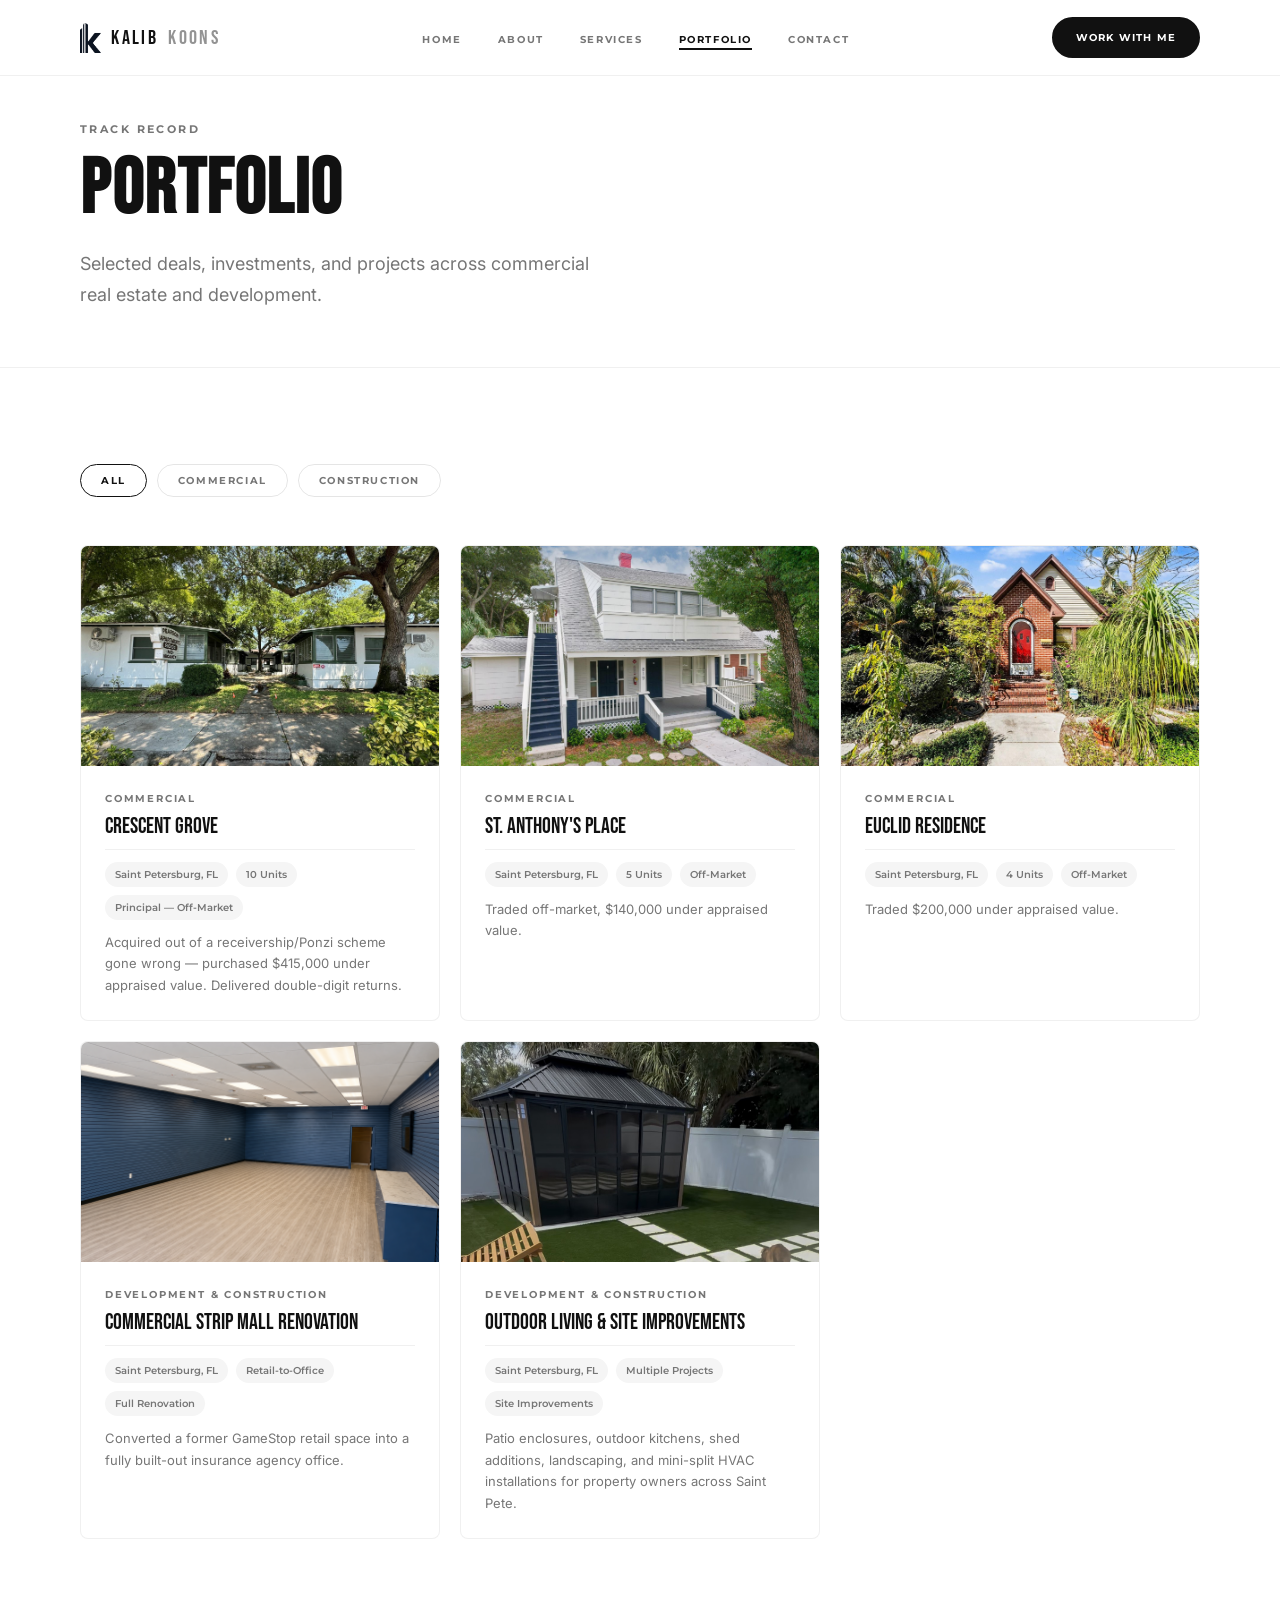
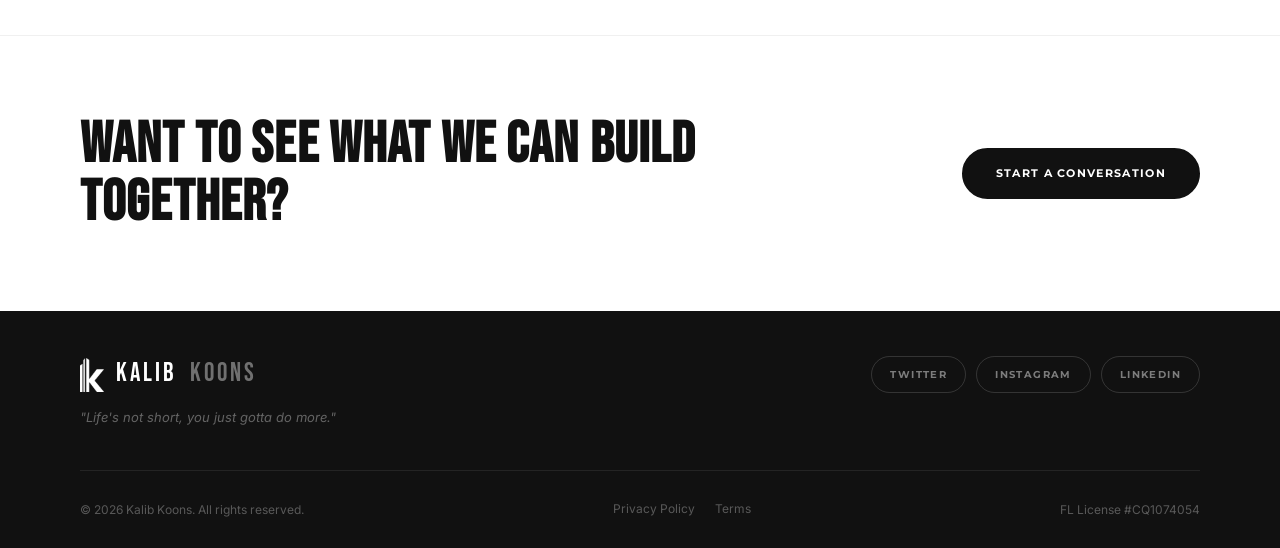
<file: portfolio.html>
<!DOCTYPE html>
<html lang="en">
<head>
  <meta charset="UTF-8">
  <meta name="viewport" content="width=device-width, initial-scale=1.0">
  <meta name="description" content="Portfolio of deals, investments, and projects by Kalib Koons — commercial real estate, multifamily, and development in Saint Petersburg, FL.">
  <title>Portfolio — Commercial Real Estate Deals | Kalib Koons Saint Petersburg</title>
  <link rel="preconnect" href="https://fonts.googleapis.com">
  <link rel="preconnect" href="https://fonts.gstatic.com" crossorigin>
  <link href="https://fonts.googleapis.com/css2?family=Bebas+Neue&family=Inter:ital,wght@0,300;0,400;0,500;0,600;1,300;1,400&family=Montserrat:wght@400;500;600;700&display=swap" rel="stylesheet">
  <link rel="icon" type="image/png" href="images/favicon.png">
  <link rel="apple-touch-icon" href="images/apple-touch-icon.png">
  <link rel="stylesheet" href="style.css?v=7">
  <link rel="canonical" href="https://kalibkoons.com/portfolio.html">
  <meta property="og:type" content="website">
  <meta property="og:url" content="https://kalibkoons.com/portfolio.html">
  <meta property="og:title" content="Portfolio — Commercial Real Estate Deals | Kalib Koons Saint Petersburg">
  <meta property="og:description" content="View Kalib Koons' portfolio of commercial real estate deals, multifamily investments, and development projects in Saint Petersburg, FL.">
  <meta property="og:image" content="https://dljackson97.github.io/kalibkoons/images/share-preview.png">
  <meta name="twitter:card" content="summary_large_image">
  <meta name="twitter:site" content="@kalibkoons">
  <meta name="twitter:title" content="Portfolio — Commercial Real Estate Deals | Kalib Koons Saint Petersburg">
  <meta name="twitter:description" content="View Kalib Koons' portfolio of commercial real estate deals, multifamily investments, and development projects in Saint Petersburg, FL.">
  <meta name="twitter:image" content="https://dljackson97.github.io/kalibkoons/images/share-preview.png">
</head>
<body>

  <!-- NAVIGATION -->
  <nav class="nav scrolled" id="nav">
    <div class="nav__inner">
      <a href="index.html" class="nav__logo"><img src="images/logos/koons-real-estate-icon.png?v=2" alt="Koons Real Estate" class="nav__logo-img">KALIB <span>KOONS</span></a>
      <button class="nav__toggle" id="navToggle" aria-label="Toggle navigation">
        <span></span><span></span><span></span>
      </button>
      <ul class="nav__links" id="navLinks">
        <li><a href="index.html">Home</a></li>
        <li><a href="about.html">About</a></li>
        <li><a href="services.html">Services</a></li>
        <li><a href="portfolio.html" class="active">Portfolio</a></li>
        <li><a href="contact.html">Contact</a></li>
      </ul>
      <a href="contact.html#form" class="btn btn--nav">Work With Me</a>
    </div>
  </nav>

  <!-- PAGE HERO -->
  <section class="page-hero">
    <div class="container">
      <span class="label">Track Record</span>
      <h1>PORTFOLIO</h1>
      <p>Selected deals, investments, and projects across commercial real estate and development.</p>
    </div>
  </section>

  <!-- PORTFOLIO GRID -->
  <section class="section">
    <div class="container">

      <!-- Filter -->
      <div class="portfolio-filter reveal">
        <button class="filter-btn active" data-filter="all">All</button>
        <button class="filter-btn" data-filter="commercial">Commercial</button>
        <button class="filter-btn" data-filter="development">Construction</button>
      </div>

      <div class="portfolio-grid">

        <!-- Deal 2 -->
        <div class="deal-card reveal" data-type="commercial">
          <img src="images/crescent-grove-apt.jpeg" alt="Crescent Grove" class="deal-photo">
          <div class="deal-card__body">
            <p class="deal-card__type">Commercial</p>
            <p class="deal-card__title">Crescent Grove</p>
            <div class="deal-card__meta">
              <span>Saint Petersburg, FL</span>
              <span>10 Units</span>
              <span>Principal — Off-Market</span>
            </div>
            <p class="deal-card__desc">Acquired out of a receivership/Ponzi scheme gone wrong — purchased $415,000 under appraised value. Delivered double-digit returns.</p>
          </div>
        </div>

        <!-- Deal 3 -->
        <div class="deal-card reveal" data-type="commercial">
          <img src="images/819-front.jpeg" alt="St. Anthony's Place" class="deal-photo">
          <div class="deal-card__body">
            <p class="deal-card__type">Commercial</p>
            <p class="deal-card__title">St. Anthony's Place</p>
            <div class="deal-card__meta">
              <span>Saint Petersburg, FL</span>
              <span>5 Units</span>
              <span>Off-Market</span>
            </div>
            <p class="deal-card__desc">Traded off-market, $140,000 under appraised value.</p>
          </div>
        </div>

        <!-- Deal 4 -->
        <div class="deal-card reveal" data-type="commercial">
          <img src="images/euclid.jpeg" alt="Euclid Residence" class="deal-photo">
          <div class="deal-card__body">
            <p class="deal-card__type">Commercial</p>
            <p class="deal-card__title">Euclid Residence</p>
            <div class="deal-card__meta">
              <span>Saint Petersburg, FL</span>
              <span>4 Units</span>
              <span>Off-Market</span>
            </div>
            <p class="deal-card__desc">Traded $200,000 under appraised value.</p>
          </div>
        </div>

        <!-- Deal 5 -->
        <div class="deal-card reveal" data-type="development">
          <img src="images/gamestop-suite-leasing.png" alt="Former GameStop retail space, fully renovated and built out for an insurance agency tenant" class="deal-photo">
          <div class="deal-card__body">
            <p class="deal-card__type">Development &amp; Construction</p>
            <p class="deal-card__title">Commercial Strip Mall Renovation</p>
            <div class="deal-card__meta">
              <span>Saint Petersburg, FL</span>
              <span>Retail-to-Office</span>
              <span>Full Renovation</span>
            </div>
            <p class="deal-card__desc">Converted a former GameStop retail space into a fully built-out insurance agency office.</p>
          </div>
        </div>

        <!-- Deal 6 -->
        <div class="deal-card reveal" data-type="development">
          <img src="images/outdoor-living-shed.jpg" alt="Outdoor Living & Site Improvements" class="deal-photo">
          <div class="deal-card__body">
            <p class="deal-card__type">Development &amp; Construction</p>
            <p class="deal-card__title">Outdoor Living &amp; Site Improvements</p>
            <div class="deal-card__meta">
              <span>Saint Petersburg, FL</span>
              <span>Multiple Projects</span>
              <span>Site Improvements</span>
            </div>
            <p class="deal-card__desc">Patio enclosures, outdoor kitchens, shed additions, landscaping, and mini-split HVAC installations for property owners across Saint Pete.</p>
          </div>
        </div>

      </div>
    </div>
  </section>

  <!-- CTA BANNER -->
  <section class="cta-banner">
    <div class="container">
      <div class="cta-banner__inner reveal">
        <h2>Want to see what we can build together?</h2>
        <a href="contact.html" class="btn btn--primary">Start a Conversation</a>
      </div>
    </div>
  </section>

  <!-- FOOTER -->
  <footer class="footer">
    <div class="container">
      <div class="footer__main">
        <div class="footer__brand">
          <p class="footer__logo"><img src="images/logos/koons-real-estate-icon-white.png?v=2" alt="Koons Real Estate" class="footer__logo-img">KALIB <span>KOONS</span></p>
        </div>
        <div class="footer__social">
          <a href="https://x.com/kalibkoons" target="_blank" rel="noopener">Twitter</a>
          <a href="https://www.instagram.com/kalibkoons/" target="_blank" rel="noopener">Instagram</a>
          <a href="https://www.linkedin.com/in/koonsrealty/" target="_blank" rel="noopener">LinkedIn</a>
        </div>
        <p class="footer__tagline">"Life's not short, you just gotta do more."</p>
      </div>
      <div class="footer__bottom">
        <p>&copy; 2026 Kalib Koons. All rights reserved.</p>
        <div class="footer__legal-links">
          <a href="privacy.html">Privacy Policy</a>
          <a href="terms.html">Terms</a>
        </div>
        <p>FL License #CQ1074054</p>
      </div>
    </div>
  </footer>

  <script src="main.js"></script>
</body>
</html>
</file>
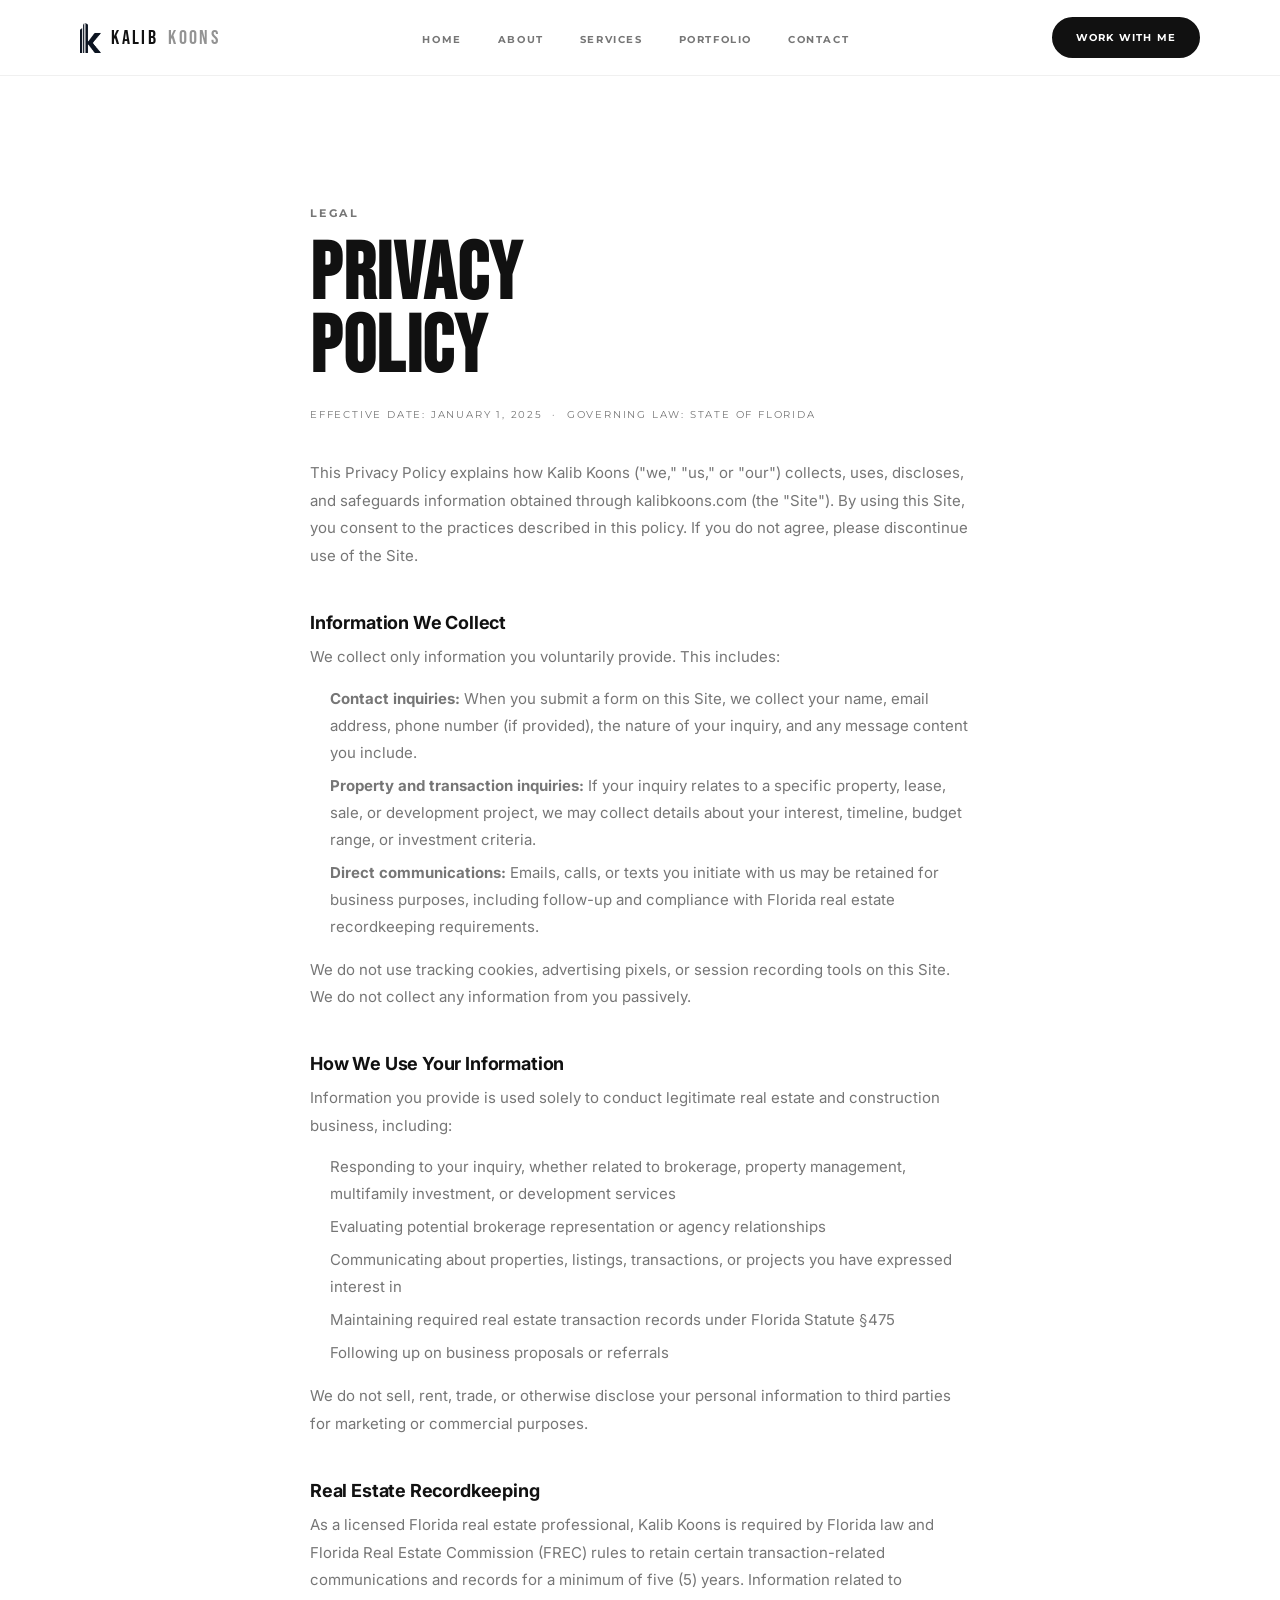
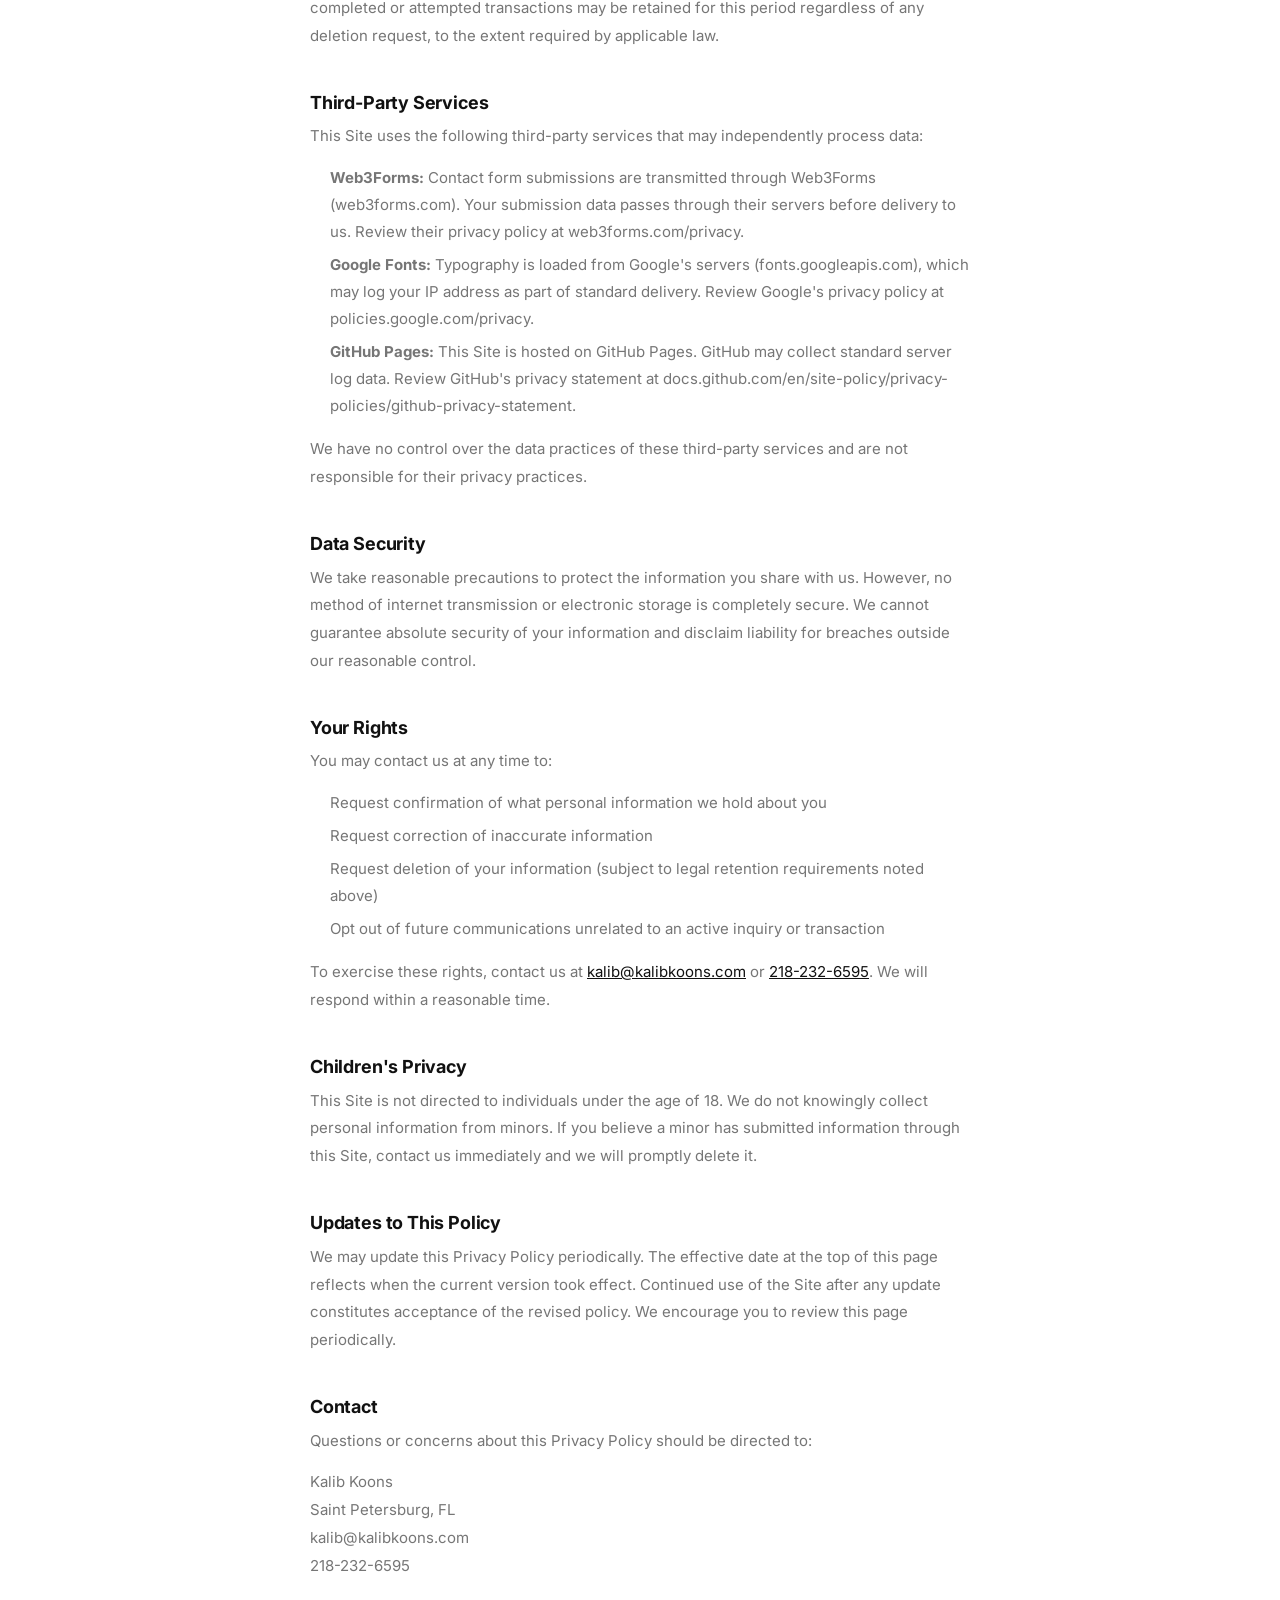
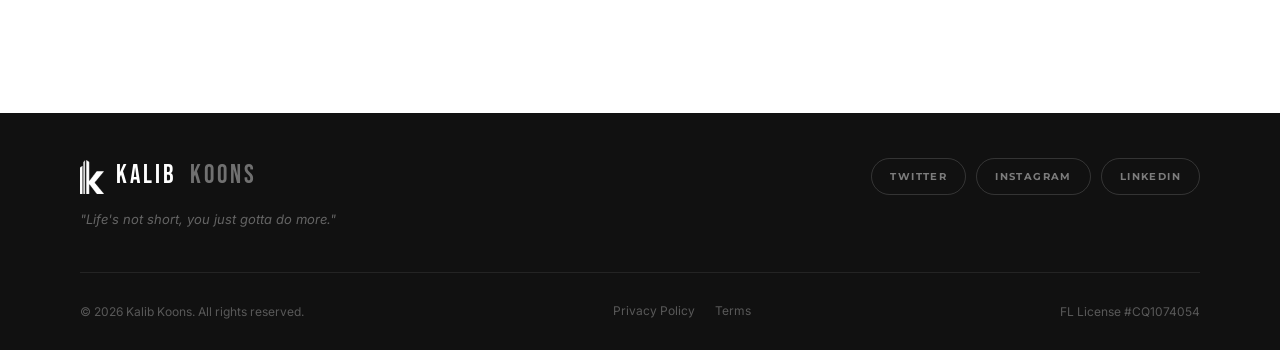
<file: privacy.html>
<!DOCTYPE html>
<html lang="en">
<head>
  <meta charset="UTF-8">
  <meta name="viewport" content="width=device-width, initial-scale=1.0">
  <meta name="description" content="Privacy Policy for kalibkoons.com">
  <title>Privacy Policy — Kalib Koons</title>
  <link rel="preconnect" href="https://fonts.googleapis.com">
  <link rel="preconnect" href="https://fonts.gstatic.com" crossorigin>
  <link href="https://fonts.googleapis.com/css2?family=Bebas+Neue&family=Inter:ital,wght@0,300;0,400;0,500;0,600;0,700;1,300;1,400&family=Montserrat:wght@400;500;600;700&display=swap" rel="stylesheet">
  <link rel="icon" type="image/png" href="images/favicon.png">
  <link rel="apple-touch-icon" href="images/apple-touch-icon.png">
  <link rel="stylesheet" href="style.css?v=7">
</head>
<body>

  <nav class="nav scrolled" id="nav">
    <div class="nav__inner">
      <a href="index.html" class="nav__logo"><img src="images/logos/koons-real-estate-icon.png?v=2" alt="Koons Real Estate" class="nav__logo-img">KALIB <span>KOONS</span></a>
      <button type="button" class="nav__toggle" id="navToggle" aria-label="Toggle navigation">
        <span></span><span></span><span></span>
      </button>
      <ul class="nav__links" id="navLinks">
        <li><a href="index.html">Home</a></li>
        <li><a href="about.html">About</a></li>
        <li><a href="services.html">Services</a></li>
        <li><a href="portfolio.html">Portfolio</a></li>
        <li><a href="contact.html">Contact</a></li>
      </ul>
      <a href="contact.html#form" class="btn btn--nav">Work With Me</a>
    </div>
  </nav>

  <div class="legal-page">
    <div class="legal-body">
      <span class="label">Legal</span>
      <h1>PRIVACY<br>POLICY</h1>
      <span class="legal-meta">Effective Date: January 1, 2025 &nbsp;·&nbsp; Governing Law: State of Florida</span>

      <p>This Privacy Policy explains how Kalib Koons ("we," "us," or "our") collects, uses, discloses, and safeguards information obtained through kalibkoons.com (the "Site"). By using this Site, you consent to the practices described in this policy. If you do not agree, please discontinue use of the Site.</p>

      <h2>Information We Collect</h2>
      <p>We collect only information you voluntarily provide. This includes:</p>
      <ul>
        <li><strong>Contact inquiries:</strong> When you submit a form on this Site, we collect your name, email address, phone number (if provided), the nature of your inquiry, and any message content you include.</li>
        <li><strong>Property and transaction inquiries:</strong> If your inquiry relates to a specific property, lease, sale, or development project, we may collect details about your interest, timeline, budget range, or investment criteria.</li>
        <li><strong>Direct communications:</strong> Emails, calls, or texts you initiate with us may be retained for business purposes, including follow-up and compliance with Florida real estate recordkeeping requirements.</li>
      </ul>
      <p>We do not use tracking cookies, advertising pixels, or session recording tools on this Site. We do not collect any information from you passively.</p>

      <h2>How We Use Your Information</h2>
      <p>Information you provide is used solely to conduct legitimate real estate and construction business, including:</p>
      <ul>
        <li>Responding to your inquiry, whether related to brokerage, property management, multifamily investment, or development services</li>
        <li>Evaluating potential brokerage representation or agency relationships</li>
        <li>Communicating about properties, listings, transactions, or projects you have expressed interest in</li>
        <li>Maintaining required real estate transaction records under Florida Statute §475</li>
        <li>Following up on business proposals or referrals</li>
      </ul>
      <p>We do not sell, rent, trade, or otherwise disclose your personal information to third parties for marketing or commercial purposes.</p>

      <h2>Real Estate Recordkeeping</h2>
      <p>As a licensed Florida real estate professional, Kalib Koons is required by Florida law and Florida Real Estate Commission (FREC) rules to retain certain transaction-related communications and records for a minimum of five (5) years. Information related to completed or attempted transactions may be retained for this period regardless of any deletion request, to the extent required by applicable law.</p>

      <h2>Third-Party Services</h2>
      <p>This Site uses the following third-party services that may independently process data:</p>
      <ul>
        <li><strong>Web3Forms:</strong> Contact form submissions are transmitted through Web3Forms (web3forms.com). Your submission data passes through their servers before delivery to us. Review their privacy policy at web3forms.com/privacy.</li>
        <li><strong>Google Fonts:</strong> Typography is loaded from Google's servers (fonts.googleapis.com), which may log your IP address as part of standard delivery. Review Google's privacy policy at policies.google.com/privacy.</li>
        <li><strong>GitHub Pages:</strong> This Site is hosted on GitHub Pages. GitHub may collect standard server log data. Review GitHub's privacy statement at docs.github.com/en/site-policy/privacy-policies/github-privacy-statement.</li>
      </ul>
      <p>We have no control over the data practices of these third-party services and are not responsible for their privacy practices.</p>

      <h2>Data Security</h2>
      <p>We take reasonable precautions to protect the information you share with us. However, no method of internet transmission or electronic storage is completely secure. We cannot guarantee absolute security of your information and disclaim liability for breaches outside our reasonable control.</p>

      <h2>Your Rights</h2>
      <p>You may contact us at any time to:</p>
      <ul>
        <li>Request confirmation of what personal information we hold about you</li>
        <li>Request correction of inaccurate information</li>
        <li>Request deletion of your information (subject to legal retention requirements noted above)</li>
        <li>Opt out of future communications unrelated to an active inquiry or transaction</li>
      </ul>
      <p class="legal-rights-contact">To exercise these rights, contact us at <a href="mailto:kalib@kalibkoons.com">kalib@kalibkoons.com</a> or <a href="tel:2182326595">218-232-6595</a>. We will respond within a reasonable time.</p>

      <h2>Children's Privacy</h2>
      <p>This Site is not directed to individuals under the age of 18. We do not knowingly collect personal information from minors. If you believe a minor has submitted information through this Site, contact us immediately and we will promptly delete it.</p>

      <h2>Updates to This Policy</h2>
      <p>We may update this Privacy Policy periodically. The effective date at the top of this page reflects when the current version took effect. Continued use of the Site after any update constitutes acceptance of the revised policy. We encourage you to review this page periodically.</p>

      <h2>Contact</h2>
      <p>Questions or concerns about this Privacy Policy should be directed to:</p>
      <p class="legal-contact">
        Kalib Koons<br>
        Saint Petersburg, FL<br>
        <a href="mailto:kalib@kalibkoons.com">kalib@kalibkoons.com</a><br>
        <a href="tel:2182326595">218-232-6595</a>
      </p>
    </div>
  </div>

  <footer class="footer">
    <div class="container">
      <div class="footer__main">
        <div class="footer__brand">
          <p class="footer__logo"><img src="images/logos/koons-real-estate-icon-white.png?v=2" alt="Koons Real Estate" class="footer__logo-img">KALIB <span>KOONS</span></p>
        </div>
        <div class="footer__social">
          <a href="https://x.com/kalibkoons" target="_blank" rel="noopener">Twitter</a>
          <a href="https://www.instagram.com/kalibkoons/" target="_blank" rel="noopener">Instagram</a>
          <a href="https://www.linkedin.com/in/koonsrealty/" target="_blank" rel="noopener">LinkedIn</a>
        </div>
        <p class="footer__tagline">"Life's not short, you just gotta do more."</p>
      </div>
      <div class="footer__bottom">
        <p>&copy; 2026 Kalib Koons. All rights reserved.</p>
        <div class="footer__legal-links">
          <a href="privacy.html">Privacy Policy</a>
          <a href="terms.html">Terms</a>
        </div>
        <p>FL License #CQ1074054</p>
      </div>
    </div>
  </footer>

  <script src="main.js"></script>
</body>
</html>
</file>
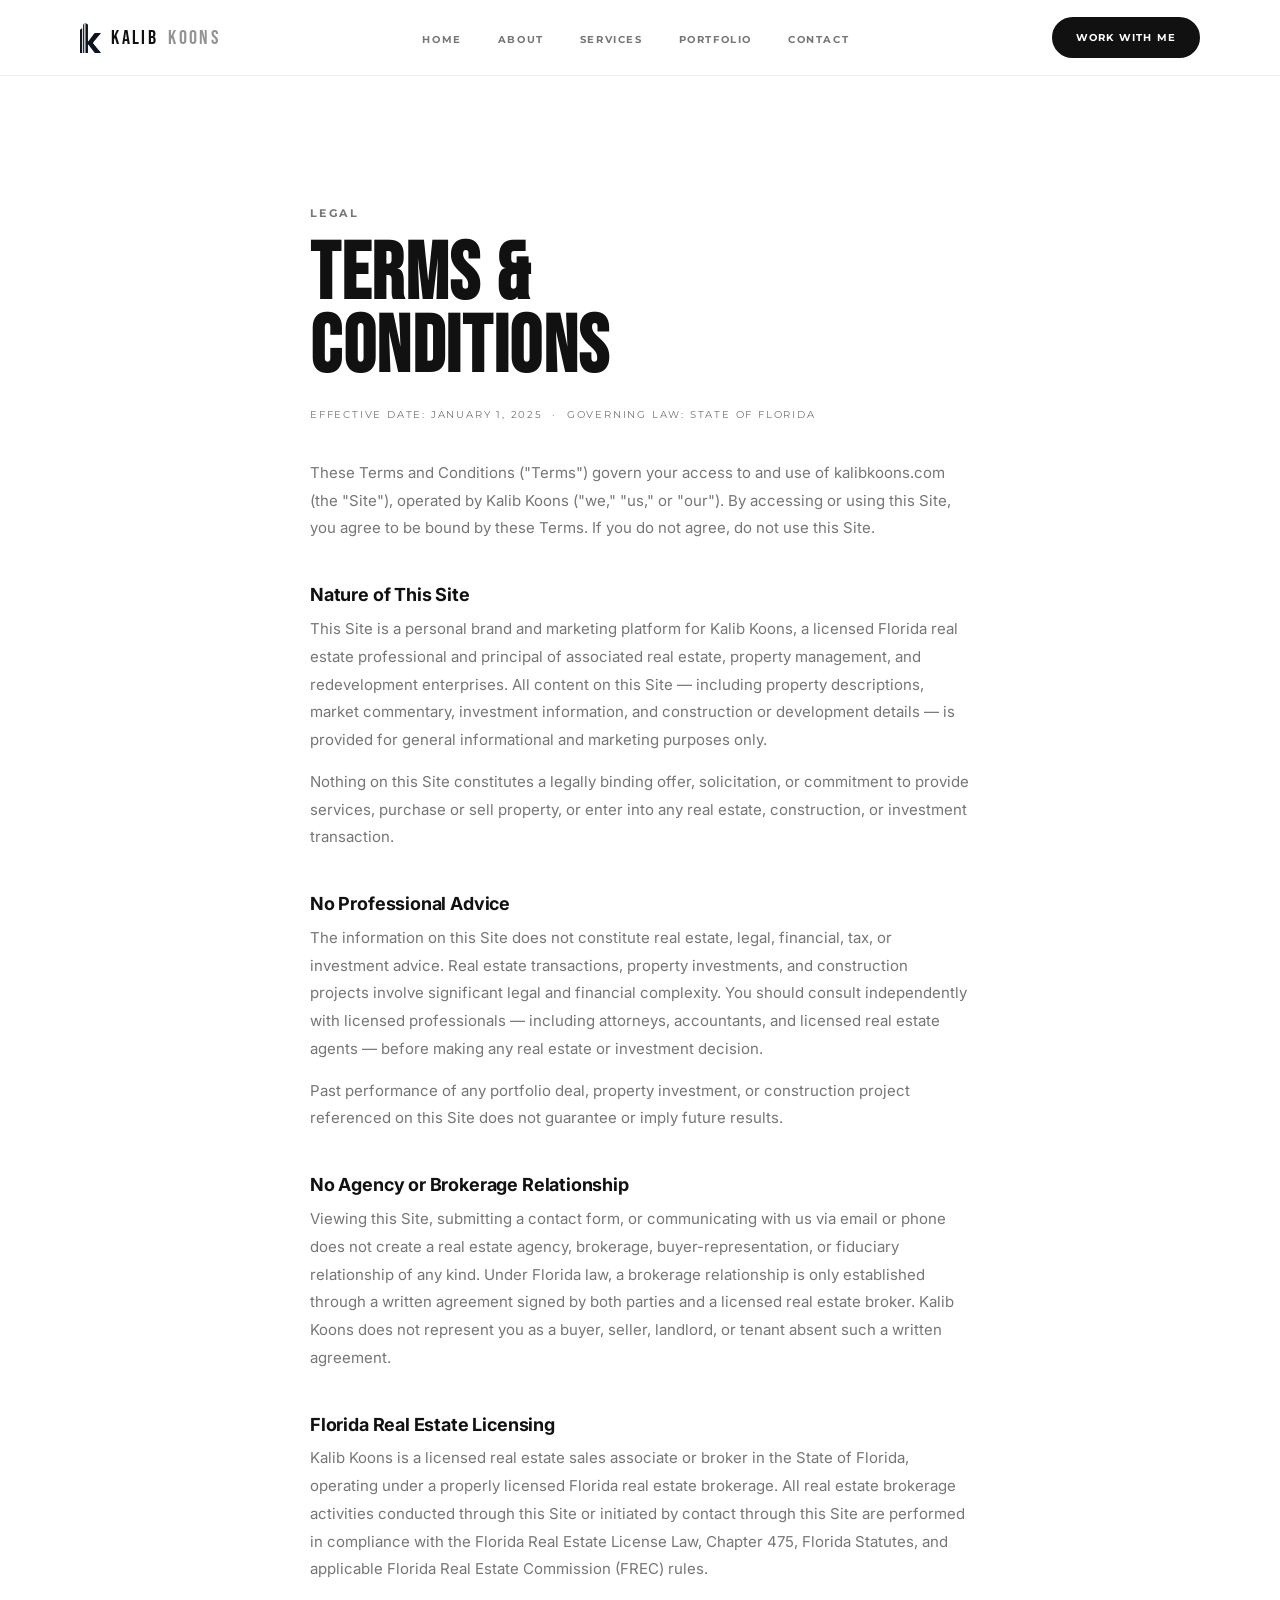
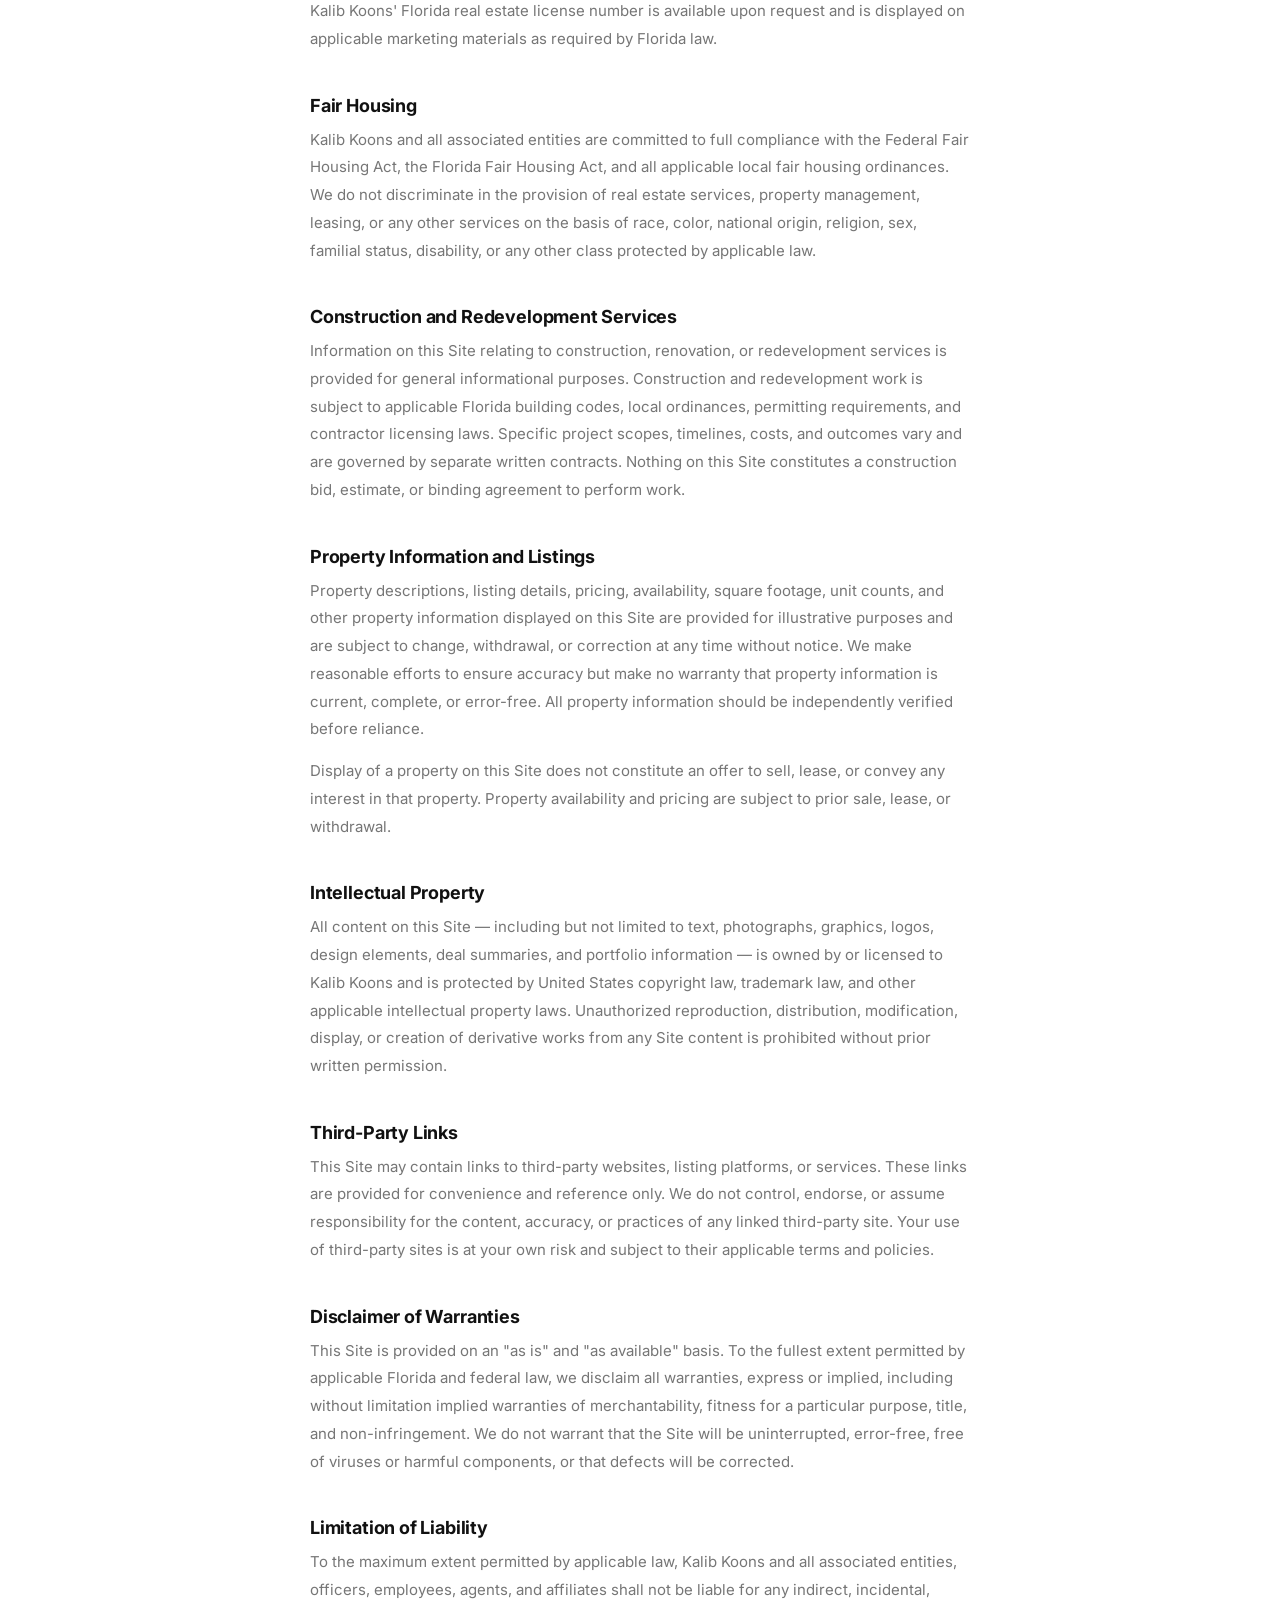
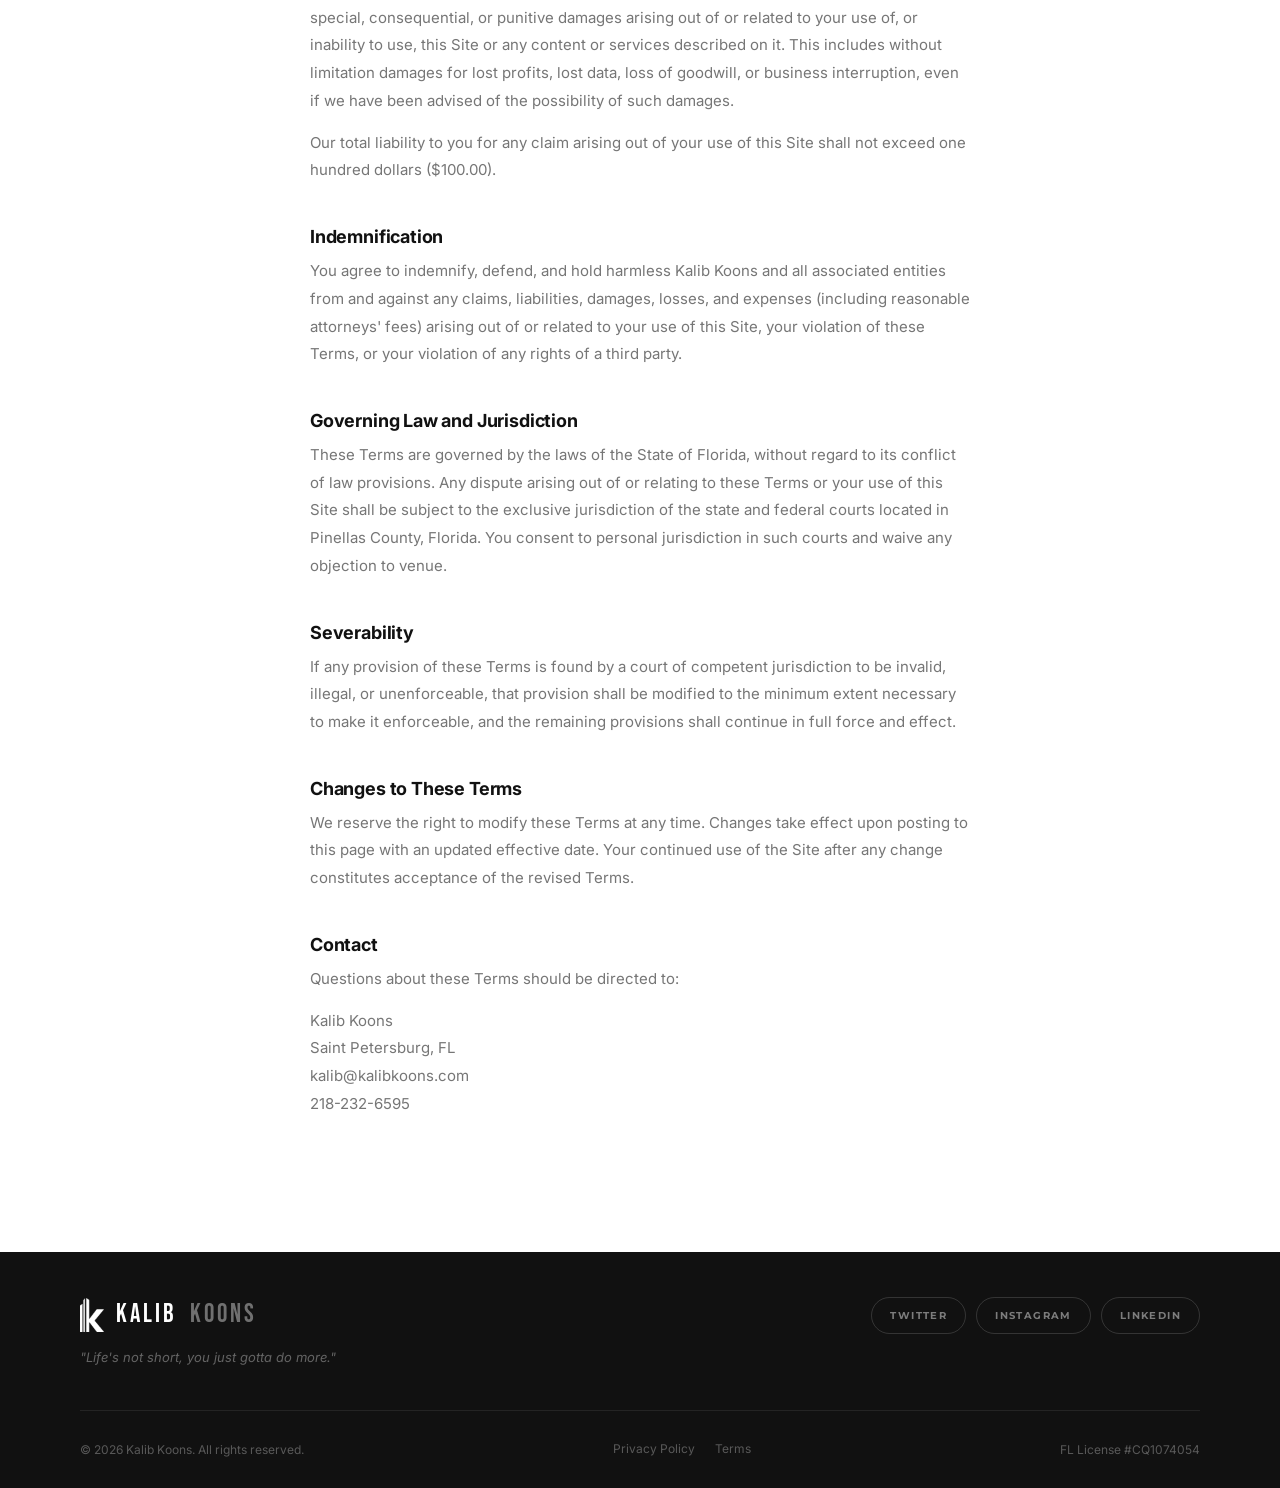
<file: terms.html>
<!DOCTYPE html>
<html lang="en">
<head>
  <meta charset="UTF-8">
  <meta name="viewport" content="width=device-width, initial-scale=1.0">
  <meta name="description" content="Terms and Conditions for kalibkoons.com">
  <title>Terms &amp; Conditions — Kalib Koons</title>
  <link rel="preconnect" href="https://fonts.googleapis.com">
  <link rel="preconnect" href="https://fonts.gstatic.com" crossorigin>
  <link href="https://fonts.googleapis.com/css2?family=Bebas+Neue&family=Inter:ital,wght@0,300;0,400;0,500;0,600;0,700;1,300;1,400&family=Montserrat:wght@400;500;600;700&display=swap" rel="stylesheet">
  <link rel="icon" type="image/png" href="images/favicon.png">
  <link rel="apple-touch-icon" href="images/apple-touch-icon.png">
  <link rel="stylesheet" href="style.css?v=7">
</head>
<body>

  <nav class="nav scrolled" id="nav">
    <div class="nav__inner">
      <a href="index.html" class="nav__logo"><img src="images/logos/koons-real-estate-icon.png?v=2" alt="Koons Real Estate" class="nav__logo-img">KALIB <span>KOONS</span></a>
      <button type="button" class="nav__toggle" id="navToggle" aria-label="Toggle navigation">
        <span></span><span></span><span></span>
      </button>
      <ul class="nav__links" id="navLinks">
        <li><a href="index.html">Home</a></li>
        <li><a href="about.html">About</a></li>
        <li><a href="services.html">Services</a></li>
        <li><a href="portfolio.html">Portfolio</a></li>
        <li><a href="contact.html">Contact</a></li>
      </ul>
      <a href="contact.html#form" class="btn btn--nav">Work With Me</a>
    </div>
  </nav>

  <div class="legal-page">
    <div class="legal-body">
      <span class="label">Legal</span>
      <h1>TERMS &amp;<br>CONDITIONS</h1>
      <span class="legal-meta">Effective Date: January 1, 2025 &nbsp;·&nbsp; Governing Law: State of Florida</span>

      <p>These Terms and Conditions ("Terms") govern your access to and use of kalibkoons.com (the "Site"), operated by Kalib Koons ("we," "us," or "our"). By accessing or using this Site, you agree to be bound by these Terms. If you do not agree, do not use this Site.</p>

      <h2>Nature of This Site</h2>
      <p>This Site is a personal brand and marketing platform for Kalib Koons, a licensed Florida real estate professional and principal of associated real estate, property management, and redevelopment enterprises. All content on this Site — including property descriptions, market commentary, investment information, and construction or development details — is provided for general informational and marketing purposes only.</p>
      <p>Nothing on this Site constitutes a legally binding offer, solicitation, or commitment to provide services, purchase or sell property, or enter into any real estate, construction, or investment transaction.</p>

      <h2>No Professional Advice</h2>
      <p>The information on this Site does not constitute real estate, legal, financial, tax, or investment advice. Real estate transactions, property investments, and construction projects involve significant legal and financial complexity. You should consult independently with licensed professionals — including attorneys, accountants, and licensed real estate agents — before making any real estate or investment decision.</p>
      <p>Past performance of any portfolio deal, property investment, or construction project referenced on this Site does not guarantee or imply future results.</p>

      <h2>No Agency or Brokerage Relationship</h2>
      <p>Viewing this Site, submitting a contact form, or communicating with us via email or phone does not create a real estate agency, brokerage, buyer-representation, or fiduciary relationship of any kind. Under Florida law, a brokerage relationship is only established through a written agreement signed by both parties and a licensed real estate broker. Kalib Koons does not represent you as a buyer, seller, landlord, or tenant absent such a written agreement.</p>

      <h2>Florida Real Estate Licensing</h2>
      <p>Kalib Koons is a licensed real estate sales associate or broker in the State of Florida, operating under a properly licensed Florida real estate brokerage. All real estate brokerage activities conducted through this Site or initiated by contact through this Site are performed in compliance with the Florida Real Estate License Law, Chapter 475, Florida Statutes, and applicable Florida Real Estate Commission (FREC) rules.</p>
      <p>Kalib Koons' Florida real estate license number is available upon request and is displayed on applicable marketing materials as required by Florida law.</p>

      <h2>Fair Housing</h2>
      <p>Kalib Koons and all associated entities are committed to full compliance with the Federal Fair Housing Act, the Florida Fair Housing Act, and all applicable local fair housing ordinances. We do not discriminate in the provision of real estate services, property management, leasing, or any other services on the basis of race, color, national origin, religion, sex, familial status, disability, or any other class protected by applicable law.</p>

      <h2>Construction and Redevelopment Services</h2>
      <p>Information on this Site relating to construction, renovation, or redevelopment services is provided for general informational purposes. Construction and redevelopment work is subject to applicable Florida building codes, local ordinances, permitting requirements, and contractor licensing laws. Specific project scopes, timelines, costs, and outcomes vary and are governed by separate written contracts. Nothing on this Site constitutes a construction bid, estimate, or binding agreement to perform work.</p>

      <h2>Property Information and Listings</h2>
      <p>Property descriptions, listing details, pricing, availability, square footage, unit counts, and other property information displayed on this Site are provided for illustrative purposes and are subject to change, withdrawal, or correction at any time without notice. We make reasonable efforts to ensure accuracy but make no warranty that property information is current, complete, or error-free. All property information should be independently verified before reliance.</p>
      <p>Display of a property on this Site does not constitute an offer to sell, lease, or convey any interest in that property. Property availability and pricing are subject to prior sale, lease, or withdrawal.</p>

      <h2>Intellectual Property</h2>
      <p>All content on this Site — including but not limited to text, photographs, graphics, logos, design elements, deal summaries, and portfolio information — is owned by or licensed to Kalib Koons and is protected by United States copyright law, trademark law, and other applicable intellectual property laws. Unauthorized reproduction, distribution, modification, display, or creation of derivative works from any Site content is prohibited without prior written permission.</p>

      <h2>Third-Party Links</h2>
      <p>This Site may contain links to third-party websites, listing platforms, or services. These links are provided for convenience and reference only. We do not control, endorse, or assume responsibility for the content, accuracy, or practices of any linked third-party site. Your use of third-party sites is at your own risk and subject to their applicable terms and policies.</p>

      <h2>Disclaimer of Warranties</h2>
      <p>This Site is provided on an "as is" and "as available" basis. To the fullest extent permitted by applicable Florida and federal law, we disclaim all warranties, express or implied, including without limitation implied warranties of merchantability, fitness for a particular purpose, title, and non-infringement. We do not warrant that the Site will be uninterrupted, error-free, free of viruses or harmful components, or that defects will be corrected.</p>

      <h2>Limitation of Liability</h2>
      <p>To the maximum extent permitted by applicable law, Kalib Koons and all associated entities, officers, employees, agents, and affiliates shall not be liable for any indirect, incidental, special, consequential, or punitive damages arising out of or related to your use of, or inability to use, this Site or any content or services described on it. This includes without limitation damages for lost profits, lost data, loss of goodwill, or business interruption, even if we have been advised of the possibility of such damages.</p>
      <p>Our total liability to you for any claim arising out of your use of this Site shall not exceed one hundred dollars ($100.00).</p>

      <h2>Indemnification</h2>
      <p>You agree to indemnify, defend, and hold harmless Kalib Koons and all associated entities from and against any claims, liabilities, damages, losses, and expenses (including reasonable attorneys' fees) arising out of or related to your use of this Site, your violation of these Terms, or your violation of any rights of a third party.</p>

      <h2>Governing Law and Jurisdiction</h2>
      <p>These Terms are governed by the laws of the State of Florida, without regard to its conflict of law provisions. Any dispute arising out of or relating to these Terms or your use of this Site shall be subject to the exclusive jurisdiction of the state and federal courts located in Pinellas County, Florida. You consent to personal jurisdiction in such courts and waive any objection to venue.</p>

      <h2>Severability</h2>
      <p>If any provision of these Terms is found by a court of competent jurisdiction to be invalid, illegal, or unenforceable, that provision shall be modified to the minimum extent necessary to make it enforceable, and the remaining provisions shall continue in full force and effect.</p>

      <h2>Changes to These Terms</h2>
      <p>We reserve the right to modify these Terms at any time. Changes take effect upon posting to this page with an updated effective date. Your continued use of the Site after any change constitutes acceptance of the revised Terms.</p>

      <h2>Contact</h2>
      <p>Questions about these Terms should be directed to:</p>
      <p class="legal-contact">
        Kalib Koons<br>
        Saint Petersburg, FL<br>
        <a href="mailto:kalib@kalibkoons.com">kalib@kalibkoons.com</a><br>
        <a href="tel:2182326595">218-232-6595</a>
      </p>
    </div>
  </div>

  <footer class="footer">
    <div class="container">
      <div class="footer__main">
        <div class="footer__brand">
          <p class="footer__logo"><img src="images/logos/koons-real-estate-icon-white.png?v=2" alt="Koons Real Estate" class="footer__logo-img">KALIB <span>KOONS</span></p>
        </div>
        <div class="footer__social">
          <a href="https://x.com/kalibkoons" target="_blank" rel="noopener">Twitter</a>
          <a href="https://www.instagram.com/kalibkoons/" target="_blank" rel="noopener">Instagram</a>
          <a href="https://www.linkedin.com/in/koonsrealty/" target="_blank" rel="noopener">LinkedIn</a>
        </div>
        <p class="footer__tagline">"Life's not short, you just gotta do more."</p>
      </div>
      <div class="footer__bottom">
        <p>&copy; 2026 Kalib Koons. All rights reserved.</p>
        <div class="footer__legal-links">
          <a href="privacy.html">Privacy Policy</a>
          <a href="terms.html">Terms</a>
        </div>
        <p>FL License #CQ1074054</p>
      </div>
    </div>
  </footer>

  <script src="main.js"></script>
</body>
</html>
</file>
<file: style.css>
/* === VARIABLES === */
:root {
  --bg-base: #FFFFFF;
  --bg-surface: #F5F5F5;
  --bg-dark: #111111;
  --text: #111111;
  --text-muted: #767676;
  --text-light: #FFFFFF;
  --border: rgba(0, 0, 0, 0.1);
  --border-subtle: rgba(0, 0, 0, 0.06);

  --font-display: 'Bebas Neue', sans-serif;
  --font-body: 'Inter', sans-serif;
  --font-accent: 'Montserrat', sans-serif;

  --max-width: 1200px;
  --nav-height: 76px;
  --transition: 0.3s ease;
}

/* Ensure [hidden] works even inside flex/grid containers */
[hidden] { display: none !important; }

/* === RESET === */
*, *::before, *::after { box-sizing: border-box; margin: 0; padding: 0; }
html { scroll-behavior: smooth; }
body {
  background: var(--bg-base);
  color: var(--text);
  font-family: var(--font-body);
  font-size: 16px;
  line-height: 1.7;
  -webkit-font-smoothing: antialiased;
}
img { display: block; max-width: 100%; height: auto; }
a { color: inherit; text-decoration: none; }
ul { list-style: none; }
button { cursor: pointer; border: none; background: none; font-family: inherit; }

/* === LAYOUT === */
.container {
  width: 100%;
  max-width: var(--max-width);
  margin: 0 auto;
  padding: 0 40px;
}
.section { padding: 96px 0; }
.section--flush { padding-top: 0; padding-bottom: 0; }
.text-center { text-align: center; }

/* === TYPOGRAPHY === */
h1, h2, h3, h4 {
  font-family: var(--font-display);
  line-height: 1.05;
  letter-spacing: 0.02em;
  color: var(--text);
}
h2 { font-size: clamp(36px, 5vw, 60px); }
h3 { font-size: clamp(20px, 2.5vw, 28px); }
p { color: var(--text-muted); line-height: 1.8; }

.label {
  font-family: var(--font-accent);
  font-size: 11px;
  font-weight: 700;
  letter-spacing: 0.22em;
  text-transform: uppercase;
  color: var(--text-muted);
  margin-bottom: 16px;
  display: block;
}
.section-title { color: var(--text); margin-bottom: 56px; }

/* === BUTTONS — pill shaped === */
.btn {
  display: inline-block;
  font-family: var(--font-accent);
  font-size: 11px;
  font-weight: 700;
  letter-spacing: 0.12em;
  text-transform: uppercase;
  padding: 14px 32px;
  border-radius: 50px;
  border: 2px solid transparent;
  transition: var(--transition);
  cursor: pointer;
}
.btn--block { width: 100%; text-align: center; }
.btn--primary {
  background: var(--text);
  color: var(--text-light);
  border-color: var(--text);
}
.btn--primary:hover {
  background: transparent;
  color: var(--text);
}
.btn--outline {
  background: transparent;
  border-color: var(--text);
  color: var(--text);
}
.btn--outline:hover {
  background: var(--text);
  color: var(--text-light);
}
.btn--inverse {
  background: var(--text-light);
  color: var(--text);
  border-color: var(--text-light);
}
.btn--inverse:hover {
  background: transparent;
  color: var(--text-light);
}
.btn--outline-light {
  background: transparent;
  border-color: rgba(255,255,255,0.4);
  color: var(--text-light);
}
.btn--outline-light:hover {
  background: rgba(255,255,255,0.1);
  border-color: var(--text-light);
}
.btn--nav {
  background: var(--text);
  color: var(--text-light);
  border-color: var(--text);
  padding: 10px 22px;
  font-size: 10px;
}
.btn--nav:hover {
  background: transparent;
  color: var(--text);
}
.btn--text {
  color: var(--text);
  font-family: var(--font-accent);
  font-size: 12px;
  font-weight: 700;
  letter-spacing: 0.06em;
  display: inline-flex;
  align-items: center;
  gap: 6px;
  transition: gap var(--transition);
  border: none;
  padding: 0;
  border-radius: 0;
  background: none;
  text-transform: uppercase;
}
.btn--text:hover { gap: 10px; }

/* === TAG PILLS === */
.tags { display: flex; gap: 10px; flex-wrap: wrap; margin-top: 32px; }
.tag {
  font-family: var(--font-accent);
  font-size: 10px;
  font-weight: 700;
  letter-spacing: 0.16em;
  text-transform: uppercase;
  color: var(--text-muted);
  padding: 7px 16px;
  border: 1.5px solid var(--border);
  border-radius: 50px;
}

/* === NAVIGATION === */
.nav {
  position: fixed;
  top: 0;
  left: 0;
  width: 100%;
  z-index: 1000;
  height: var(--nav-height);
  background: rgba(255, 255, 255, 0.96);
  -webkit-backdrop-filter: blur(12px);
  backdrop-filter: blur(12px);
  border-bottom: 1px solid var(--border-subtle);
  transition: box-shadow var(--transition);
}
.nav.scrolled { box-shadow: 0 2px 24px rgba(0,0,0,0.06); }
.nav__inner {
  display: flex;
  align-items: center;
  justify-content: space-between;
  height: 100%;
  max-width: var(--max-width);
  margin: 0 auto;
  padding: 0 40px;
}
.nav__logo {
  font-family: var(--font-display);
  font-size: 20px;
  letter-spacing: 0.12em;
  color: var(--text);
  flex-shrink: 0;
  display: flex;
  align-items: center;
  gap: 10px;
}
.nav__logo span { opacity: 0.45; }
.nav__logo-img { height: 30px; width: auto; display: block; }
.nav__links { display: flex; gap: 36px; align-items: center; }
.nav__links a {
  font-family: var(--font-accent);
  font-size: 10px;
  font-weight: 700;
  letter-spacing: 0.16em;
  text-transform: uppercase;
  color: var(--text-muted);
  transition: color var(--transition);
  position: relative;
}
.nav__links a::after {
  content: '';
  position: absolute;
  bottom: -4px;
  left: 0;
  width: 0;
  height: 1.5px;
  background: var(--text);
  transition: width var(--transition);
}
.nav__links a:hover,
.nav__links a.active { color: var(--text); }
.nav__links a:hover::after,
.nav__links a.active::after { width: 100%; }

.nav__toggle {
  display: none;
  flex-direction: column;
  gap: 5px;
  padding: 6px;
}
.nav__toggle span {
  display: block;
  width: 22px;
  height: 1.5px;
  background: var(--text);
  transition: var(--transition);
  transform-origin: center;
}
.nav__toggle.open span:nth-child(1) { transform: translateY(6.5px) rotate(45deg); }
.nav__toggle.open span:nth-child(2) { opacity: 0; }
.nav__toggle.open span:nth-child(3) { transform: translateY(-6.5px) rotate(-45deg); }

/* === HERO — split layout === */
.hero {
  display: grid;
  grid-template-columns: 55% 45%;
  min-height: 100vh;
  padding-top: var(--nav-height);
  overflow: hidden;
}
.hero__left {
  display: flex;
  align-items: flex-start;
  justify-content: flex-end;
  background: var(--bg-base);
  padding: 72px 64px 80px 40px;
}
.hero__content { max-width: 520px; width: 100%; }
.hero__eyebrow {
  font-family: var(--font-accent);
  font-size: 10px;
  font-weight: 700;
  letter-spacing: 0.28em;
  text-transform: uppercase;
  color: var(--text-muted);
  margin-bottom: 20px;
}
.hero__name {
  font-family: var(--font-display);
  font-size: clamp(72px, 9vw, 136px);
  color: var(--text);
  line-height: 0.9;
  margin-bottom: 24px;
  letter-spacing: 0.01em;
}
.hero__disciplines {
  font-family: var(--font-accent);
  font-size: 10px;
  font-weight: 600;
  letter-spacing: 0.18em;
  text-transform: uppercase;
  color: var(--text-muted);
  margin-bottom: 20px;
}
.hero__statement {
  font-size: clamp(16px, 1.6vw, 20px);
  color: var(--text-muted);
  font-weight: 400;
  line-height: 1.6;
  margin-bottom: 40px;
  max-width: 400px;
}
.hero__ctas { display: flex; gap: 12px; flex-wrap: wrap; }
.hero__right {
  overflow: hidden;
  background: var(--bg-surface);
  position: relative;
}
.hero__photo {
  width: 100%;
  height: 100%;
  min-height: calc(100vh - var(--nav-height));
  object-fit: cover;
  object-position: 50% 15%;
  display: block;
}

/* === INTRO SECTION === */
.intro { background: var(--bg-base); border-bottom: 1px solid var(--border-subtle); }
.intro__grid {
  display: grid;
  grid-template-columns: 1fr 1fr;
  gap: 80px;
  align-items: center;
}
.intro__text .label { margin-bottom: 14px; }
.intro__text h2 {
  font-family: var(--font-body);
  font-size: clamp(22px, 2.6vw, 34px);
  font-weight: 700;
  letter-spacing: -0.02em;
  line-height: 1.3;
  color: var(--text);
  margin-bottom: 20px;
}
.intro__text p { margin-bottom: 12px; }

/* === BUSINESS LINES === */
.business-lines { background: var(--bg-surface); }
.cards-grid {
  display: grid;
  grid-template-columns: repeat(3, 1fr);
  gap: 16px;
  margin-top: 16px;
}
.card {
  background: var(--bg-base);
  padding: 36px 28px;
  border-radius: 8px;
  border: 1px solid var(--border-subtle);
  transition: box-shadow var(--transition), transform var(--transition);
  display: block;
  color: inherit;
}
.card:hover {
  box-shadow: 0 8px 32px rgba(0,0,0,0.08);
  transform: translateY(-3px);
}
.card__icon {
  font-family: var(--font-display);
  font-size: 44px;
  color: rgba(0,0,0,0.12);
  line-height: 1;
  margin-bottom: 20px;
}
.card h3 { font-size: 22px; color: var(--text); margin-bottom: 10px; }
.card p { font-size: 14px; margin-bottom: 20px; }
.card__link {
  font-family: var(--font-accent);
  font-size: 10px;
  font-weight: 700;
  letter-spacing: 0.14em;
  text-transform: uppercase;
  color: var(--text);
  transition: opacity var(--transition);
}
.card__link:hover { opacity: 0.6; }

/* === ACTIVE LISTINGS === */
.listings-preview { background: var(--bg-base); }
.listings-header {
  display: flex;
  align-items: flex-end;
  justify-content: space-between;
  margin-bottom: 40px;
}
.listings-header h2 { margin-bottom: 0; }
.listings-grid {
  display: grid;
  grid-template-columns: repeat(3, 1fr);
  gap: 24px;
}
.listing-card {
  border: 1px solid var(--border-subtle);
  border-radius: 8px;
  overflow: hidden;
  background: var(--bg-base);
  transition: box-shadow var(--transition), transform var(--transition);
}
.listing-card:hover {
  box-shadow: 0 8px 32px rgba(0,0,0,0.08);
  transform: translateY(-3px);
}
.listing-card__image { position: relative; overflow: hidden; }
.listing-card__image img,
.listing-card__image .img-placeholder { height: 220px; }
.listing-card__image .img-placeholder { border-radius: 0; border: none; }
.listing-badge {
  position: absolute;
  top: 14px;
  left: 14px;
  font-family: var(--font-accent);
  font-size: 9px;
  font-weight: 700;
  letter-spacing: 0.16em;
  text-transform: uppercase;
  background: var(--text);
  color: var(--text-light);
  padding: 5px 12px;
  border-radius: 50px;
}
.listing-badge--leased { background: var(--text-muted); }
.listing-card__body { padding: 24px; }
.listing-card__type {
  font-family: var(--font-accent);
  font-size: 10px;
  font-weight: 700;
  letter-spacing: 0.18em;
  text-transform: uppercase;
  color: var(--text-muted);
  margin-bottom: 6px;
}
.listing-card__address {
  font-family: var(--font-display);
  font-size: 20px;
  color: var(--text);
  margin-bottom: 12px;
  line-height: 1.2;
}
.listing-card__stats {
  display: flex;
  gap: 8px;
  flex-wrap: wrap;
  margin-bottom: 16px;
}
.listing-card__stats span {
  font-family: var(--font-accent);
  font-size: 10px;
  font-weight: 600;
  color: var(--text-muted);
  background: var(--bg-surface);
  padding: 4px 10px;
  border-radius: 50px;
}
.listings-note {
  text-align: center;
  font-size: 14px;
  margin-top: 48px;
  padding-top: 32px;
  border-top: 1px solid var(--border-subtle);
}
.listing-links {
  display: grid;
  grid-template-columns: repeat(2, 1fr);
  gap: 24px;
}
.listing-link {
  display: flex;
  flex-direction: column;
  overflow: hidden;
  border: 1px solid var(--border-subtle);
  border-radius: 8px;
  background: var(--bg-surface);
  color: var(--text);
  transition: box-shadow var(--transition), transform var(--transition), background var(--transition);
}
.listing-link:hover {
  background: var(--bg-base);
  box-shadow: 0 8px 32px rgba(0,0,0,0.08);
  transform: translateY(-3px);
}
.listing-link__image { overflow: hidden; }
.listing-link__image img {
  width: 100%;
  aspect-ratio: 16 / 10;
  object-fit: cover;
  transition: transform 0.6s ease;
}
.listing-link:hover .listing-link__image img { transform: scale(1.04); }
.listing-link__body {
  display: flex;
  flex-direction: column;
  flex: 1;
  padding: 36px 40px 40px;
}
.listing-link__title {
  font-family: var(--font-display);
  font-size: 36px;
  line-height: 1.1;
  margin-bottom: 12px;
}
.listing-link__desc { font-size: 15px; margin-bottom: 32px; }
.listing-link__cta { margin-top: auto; }
.listing-link:hover .listing-link__cta { gap: 10px; }
.listing-card { cursor: pointer; }
.listing-card__image img { width: 100%; height: 220px; object-fit: cover; }
.listing-badge--muted { background: var(--text-muted); }

/* === LISTING DETAIL MODAL === */
.listing-modal {
  display: none;
  position: fixed;
  inset: 0;
  z-index: 1000;
  align-items: center;
  justify-content: center;
  padding: 24px;
}
.listing-modal.open { display: flex; }
.listing-modal__overlay {
  position: absolute;
  inset: 0;
  background: rgba(17, 17, 17, 0.72);
  opacity: 0;
  transition: opacity var(--transition);
}
.listing-modal.open .listing-modal__overlay { opacity: 1; }
.listing-modal__panel {
  position: relative;
  background: var(--bg-base);
  border-radius: 12px;
  max-width: 640px;
  width: 100%;
  max-height: 88vh;
  overflow-y: auto;
  transform: translateY(16px) scale(0.98);
  opacity: 0;
  transition: transform var(--transition), opacity var(--transition);
  box-shadow: 0 24px 64px rgba(0, 0, 0, 0.24);
}
.listing-modal.open .listing-modal__panel {
  transform: translateY(0) scale(1);
  opacity: 1;
}
.listing-modal__close {
  position: absolute;
  top: 16px;
  right: 16px;
  width: 36px;
  height: 36px;
  border-radius: 50%;
  background: var(--bg-base);
  color: var(--text);
  font-size: 22px;
  line-height: 1;
  display: flex;
  align-items: center;
  justify-content: center;
  z-index: 2;
  box-shadow: 0 2px 12px rgba(0, 0, 0, 0.15);
  transition: background var(--transition);
}
.listing-modal__close:hover { background: var(--bg-surface); }
.listing-modal__image { position: relative; }
.listing-modal__image img { width: 100%; height: 320px; object-fit: cover; }
.listing-modal__body { padding: 32px; }
.listing-modal__body h3 {
  font-size: clamp(24px, 3vw, 32px);
  margin-bottom: 16px;
  line-height: 1.15;
}
.listing-modal__desc {
  margin: 20px 0 28px;
  font-size: 15px;
}
@media (max-width: 640px) {
  .listing-modal__image img { height: 220px; }
  .listing-modal__body { padding: 24px; }
}

/* === STATS BAR === */
.stats-bar { padding: 80px 0; background: var(--bg-dark); }
.stats-grid {
  display: grid;
  grid-template-columns: repeat(3, 1fr);
  gap: 40px;
  text-align: center;
}
.stat__number {
  display: block;
  font-family: var(--font-display);
  font-size: clamp(40px, 5vw, 68px);
  color: var(--text-light);
  line-height: 1;
  margin-bottom: 10px;
}
.stat__label {
  font-family: var(--font-accent);
  font-size: 10px;
  font-weight: 600;
  letter-spacing: 0.22em;
  text-transform: uppercase;
  color: rgba(255,255,255,0.45);
}

/* === TESTIMONIALS === */
.testimonials { background: var(--bg-surface); }
.testimonials-grid {
  display: grid;
  grid-template-columns: repeat(3, 1fr);
  gap: 20px;
  margin-top: 52px;
}
.testimonials-grid--pair {
  grid-template-columns: repeat(2, 1fr);
  max-width: 820px;
  margin-left: auto;
  margin-right: auto;
}
.testimonial {
  background: var(--bg-base);
  padding: 36px;
  border-radius: 8px;
  border: 1px solid var(--border-subtle);
  border-top: 2px solid var(--text);
}
.testimonial__quote {
  font-size: 15px;
  color: var(--text);
  line-height: 1.75;
  font-style: italic;
  margin-bottom: 20px;
}
.testimonial__author {
  font-family: var(--font-accent);
  font-size: 10px;
  font-weight: 700;
  letter-spacing: 0.12em;
  text-transform: uppercase;
  color: var(--text-muted);
}

/* === CTA BANNER === */
.cta-banner { padding: 80px 0; background: var(--bg-base); border-top: 1px solid var(--border-subtle); }
.cta-banner__inner {
  display: flex;
  align-items: center;
  justify-content: space-between;
  gap: 48px;
}
.cta-banner__inner h2 {
  font-size: clamp(32px, 4.5vw, 60px);
  color: var(--text);
  max-width: 620px;
  line-height: 1.0;
}

/* === IMAGE PLACEHOLDERS === */
.img-placeholder {
  background: var(--bg-surface);
  border: 1.5px dashed var(--border);
  border-radius: 8px;
  display: flex;
  align-items: center;
  justify-content: center;
  color: var(--text-muted);
  font-family: var(--font-accent);
  font-size: 10px;
  font-weight: 700;
  letter-spacing: 0.18em;
  text-transform: uppercase;
  text-align: center;
  padding: 24px;
}
.img-placeholder--tall { min-height: 500px; }
.img-placeholder--card { min-height: 220px; border-radius: 0; }
.img-placeholder--wide { aspect-ratio: 16/9; min-height: 200px; }

/* === PAGE HERO === */
.page-hero {
  padding: 120px 0 56px;
  border-bottom: 1px solid var(--border-subtle);
  background: var(--bg-base);
}
.page-hero h1 {
  font-size: clamp(44px, 6vw, 84px);
  color: var(--text);
  line-height: 0.92;
  margin-top: 16px;
}
.page-hero p {
  font-size: 18px;
  max-width: 520px;
  margin-top: 24px;
  line-height: 1.7;
  color: var(--text-muted);
}

/* === DIVIDER === */
.divider { width: 40px; height: 2px; background: var(--text); border-radius: 1px; margin: 24px 0; }
.divider--center { margin: 24px auto; }

/* === ABOUT PAGE === */
.about-story__grid {
  display: grid;
  grid-template-columns: 1fr 1fr;
  gap: 80px;
  align-items: start;
}
.about-story__text h2 {
  font-family: var(--font-body);
  font-size: clamp(24px, 3vw, 36px);
  font-weight: 700;
  letter-spacing: -0.02em;
  line-height: 1.3;
  color: var(--text);
  margin-bottom: 24px;
}
.about-story__text p { margin-bottom: 16px; }

.about-lifestyle-photo {
  width: 100%;
  max-height: 480px;
  object-fit: cover;
  object-position: center 30%;
  border-radius: 8px;
}

.about-personal { background: var(--bg-surface); }
.about-personal__grid {
  display: grid;
  grid-template-columns: repeat(3, 1fr);
  gap: 20px;
}
.about-personal__item {
  background: var(--bg-base);
  padding: 32px;
  border-radius: 8px;
  border: 1px solid var(--border-subtle);
  border-top: 2px solid var(--text);
}
.about-personal__item h4 { font-size: 20px; color: var(--text); margin-bottom: 8px; }
.about-personal__item p { font-size: 14px; }

.philosophy { background: var(--bg-surface); padding: 100px 0; }
.philosophy__inner { max-width: 800px; margin: 0 auto; text-align: center; }
.philosophy__inner .label { color: var(--text-muted); }
.philosophy__inner blockquote {
  font-family: var(--font-display);
  font-size: clamp(28px, 4vw, 52px);
  color: var(--text);
  line-height: 1.1;
  margin-bottom: 28px;
}
.philosophy__inner p { font-size: 16px; max-width: 540px; margin: 0 auto; color: var(--text-muted); }
.philosophy__inner p + p { margin-top: 16px; }

/* === SERVICES PAGE === */
.service-section { padding: 80px 0; border-bottom: 1px solid var(--border-subtle); }
.service-section:last-of-type { border-bottom: none; }
.service-section__grid {
  display: grid;
  grid-template-columns: 1fr 1fr;
  gap: 80px;
  align-items: center;
}
.service-section__grid.reverse { direction: rtl; }
.service-section__grid.reverse > * { direction: ltr; }
.service-section__text .label { margin-bottom: 12px; }
.service-section__text h2 {
  font-size: clamp(32px, 4vw, 52px);
  color: var(--text);
  margin-bottom: 20px;
}
.service-section__heading {
  display: flex;
  align-items: flex-end;
  flex-wrap: nowrap;
  gap: 16px;
  margin-bottom: 20px;
}
.service-section__heading h2 {
  margin-bottom: 0;
  white-space: nowrap;
  font-size: clamp(26px, 3.2vw, 44px);
}
.service-section__logo { height: 48px; width: auto; display: block; opacity: 0.9; flex-shrink: 0; }
.service-section__logo--stacked { height: 88px; }
.service-section__text p { margin-bottom: 14px; }
.service-list { margin-top: 28px; display: flex; flex-direction: column; gap: 12px; }
.service-section__text .btn { margin-top: 36px; }
.service-list li {
  display: flex;
  align-items: flex-start;
  gap: 12px;
  font-size: 14px;
  color: var(--text-muted);
  line-height: 1.6;
}
.service-list li::before { content: '—'; color: var(--text); flex-shrink: 0; }

/* === PORTFOLIO PAGE === */
.portfolio-filter { display: flex; gap: 10px; flex-wrap: wrap; margin-bottom: 48px; }
.filter-btn {
  font-family: var(--font-accent);
  font-size: 10px;
  font-weight: 700;
  letter-spacing: 0.16em;
  text-transform: uppercase;
  color: var(--text-muted);
  padding: 9px 20px;
  border: 1.5px solid var(--border);
  border-radius: 50px;
  transition: var(--transition);
  cursor: pointer;
  background: none;
}
.filter-btn:hover,
.filter-btn.active { color: var(--text); border-color: var(--text); }

.portfolio-grid {
  display: grid;
  grid-template-columns: repeat(3, 1fr);
  gap: 20px;
}
.deal-card {
  background: var(--bg-base);
  border: 1px solid var(--border-subtle);
  border-radius: 8px;
  overflow: hidden;
  transition: box-shadow var(--transition), transform var(--transition);
}
.deal-card:hover {
  box-shadow: 0 8px 32px rgba(0,0,0,0.09);
  transform: translateY(-3px);
}
.deal-card__body { padding: 24px; }
.deal-card__type {
  font-family: var(--font-accent);
  font-size: 10px;
  font-weight: 700;
  letter-spacing: 0.18em;
  text-transform: uppercase;
  color: var(--text-muted);
  margin-bottom: 6px;
}
.deal-card__title {
  font-family: var(--font-display);
  font-size: 22px;
  color: var(--text);
  margin-bottom: 10px;
  line-height: 1.15;
}
.deal-card__meta {
  display: flex;
  gap: 8px;
  flex-wrap: wrap;
  margin-bottom: 12px;
  padding-top: 12px;
  border-top: 1px solid var(--border-subtle);
}
.deal-card__meta span {
  font-family: var(--font-accent);
  font-size: 10px;
  font-weight: 600;
  color: var(--text-muted);
  background: var(--bg-surface);
  padding: 4px 10px;
  border-radius: 50px;
}
.deal-card__desc { font-size: 13px; line-height: 1.65; color: var(--text-muted); }

/* === CONTACT PAGE === */
.contact-body {
  background: var(--bg-surface);
  padding: 64px 0 100px;
  scroll-margin-top: calc(var(--nav-height) + 20px);
}
.contact-cols {
  display: grid;
  grid-template-columns: 1fr 1.2fr;
  gap: 80px;
  align-items: start;
}
.contact-left { display: flex; flex-direction: column; gap: 56px; }
.contact-steps { margin-top: 24px; }
.contact-step {
  display: flex;
  gap: 22px;
  padding: 32px 0;
  border-bottom: 1px solid var(--border-subtle);
}
.contact-step:first-child { padding-top: 0; }
.contact-step:last-child { border-bottom: none; padding-bottom: 0; }
.contact-step__num {
  font-family: var(--font-display);
  font-size: 30px;
  color: var(--text);
  opacity: 0.15;
  line-height: 1.1;
  flex-shrink: 0;
  width: 32px;
}
.contact-step__text h4 {
  font-family: var(--font-body);
  font-size: 15px;
  font-weight: 600;
  color: var(--text);
  margin-bottom: 8px;
  letter-spacing: -0.02em;
}
.contact-step__text p {
  font-size: 14px;
  color: var(--text-muted);
  line-height: 1.75;
}
.contact-direct { display: flex; flex-direction: column; gap: 6px; }
.contact-direct .label { display: block; margin-bottom: 12px; }
.contact-direct__link {
  font-size: 17px;
  color: var(--text);
  font-weight: 300;
  transition: opacity var(--transition);
  display: block;
}
.contact-direct__link:hover { opacity: 0.5; }
.contact-direct__social { display: flex; gap: 10px; margin-top: 20px; }
.contact-direct__social a {
  font-family: var(--font-accent);
  font-size: 10px;
  font-weight: 700;
  letter-spacing: 0.16em;
  text-transform: uppercase;
  color: var(--text-muted);
  padding: 9px 18px;
  border: 1.5px solid var(--border);
  border-radius: 50px;
  transition: var(--transition);
}
.contact-direct__social a:hover { color: var(--text); border-color: var(--text); }
/* Right — white card bubble on gray */
.contact-form-card {
  background: var(--bg-base);
  padding: 48px;
  border-radius: 18px;
  box-shadow: 0 2px 24px rgba(0, 0, 0, 0.06);
}
.contact-form-card__heading {
  font-family: var(--font-body);
  font-size: 22px;
  font-weight: 700;
  color: var(--text);
  letter-spacing: -0.03em;
  margin-bottom: 8px;
}
.contact-form-card__sub {
  font-size: 15px;
  color: var(--text-muted);
  margin-bottom: 32px;
  line-height: 1.65;
}
.contact-form-note {
  text-align: center;
  font-size: 12px;
  color: var(--text-muted);
  margin-top: 14px;
  letter-spacing: 0.01em;
}

/* === CONTACT INFO ROW (legacy) === */
.contact-info-row {
  background: var(--bg-surface);
  border-top: 1px solid var(--border-subtle);
  border-bottom: 1px solid var(--border-subtle);
  padding: 48px 0;
}
.contact-info-grid {
  display: grid;
  grid-template-columns: repeat(4, 1fr);
}
.contact-info-item {
  padding: 0 40px;
  border-right: 1px solid var(--border-subtle);
}
.contact-info-item:first-child { padding-left: 0; }
.contact-info-item:last-child { border-right: none; padding-right: 0; }
.contact-info-item .label { display: block; margin-bottom: 10px; }
.contact-info-item a,
.contact-info-item p {
  font-size: 16px;
  color: var(--text);
  font-weight: 300;
  line-height: 1.65;
  transition: opacity var(--transition);
}
.contact-info-item a:hover { opacity: 0.5; }
.contact-socials { display: flex; flex-direction: column; gap: 2px; }
.contact-form-section { background: var(--bg-base); }
.contact-form-wrap { max-width: 600px; margin: 0 auto; }

/* === CONTACT SPLIT === */
.contact-split {
  display: grid;
  grid-template-columns: 40% 60%;
  min-height: calc(100vh - var(--nav-height));
  margin-top: var(--nav-height);
}
.contact-split__info {
  background: var(--bg-dark);
  padding: 72px 56px 80px;
  display: flex;
  flex-direction: column;
}
.contact-split__eyebrow {
  font-family: var(--font-accent);
  font-size: 10px;
  font-weight: 700;
  letter-spacing: 0.2em;
  text-transform: uppercase;
  color: rgba(255, 255, 255, 0.35);
  display: block;
  margin-bottom: 24px;
}
.contact-split__heading {
  font-family: var(--font-display);
  font-size: clamp(64px, 6vw, 96px);
  line-height: 0.88;
  color: var(--text-light);
  margin-bottom: 28px;
}
.contact-split__tagline {
  font-size: 15px;
  color: rgba(255, 255, 255, 0.5);
  line-height: 1.75;
  margin-bottom: 60px;
  font-weight: 300;
  max-width: 300px;
}
.contact-items {
  display: flex;
  flex-direction: column;
  gap: 36px;
  margin-bottom: auto;
}
.contact-item__label {
  font-family: var(--font-accent);
  font-size: 9px;
  font-weight: 700;
  letter-spacing: 0.2em;
  text-transform: uppercase;
  color: rgba(255, 255, 255, 0.3);
  display: block;
  margin-bottom: 6px;
}
.contact-item__value {
  font-size: 18px;
  color: var(--text-light);
  font-weight: 300;
  display: block;
  transition: opacity var(--transition);
}
.contact-item__value:hover { opacity: 0.55; }
.contact-item__text {
  font-size: 15px;
  color: rgba(255, 255, 255, 0.55);
  font-weight: 300;
  line-height: 1.65;
  display: block;
}
.contact-split__social {
  display: flex;
  gap: 10px;
  margin-top: 60px;
  padding-top: 32px;
  border-top: 1px solid rgba(255, 255, 255, 0.1);
}
.contact-split__social a {
  font-family: var(--font-accent);
  font-size: 10px;
  font-weight: 700;
  letter-spacing: 0.16em;
  text-transform: uppercase;
  color: rgba(255, 255, 255, 0.45);
  padding: 9px 18px;
  border: 1.5px solid rgba(255, 255, 255, 0.18);
  border-radius: 50px;
  transition: var(--transition);
}
.contact-split__social a:hover {
  color: var(--text-light);
  border-color: rgba(255, 255, 255, 0.5);
}
.contact-split__form {
  background: var(--bg-surface);
  padding: 72px 72px 80px;
  display: flex;
  flex-direction: column;
  justify-content: flex-start;
}
.contact-split__form-heading {
  font-family: var(--font-accent);
  font-size: 10px;
  font-weight: 700;
  letter-spacing: 0.2em;
  text-transform: uppercase;
  color: var(--text-muted);
  margin-bottom: 32px;
}

/* === CONTACT (legacy) === */
.contact-grid {
  display: grid;
  grid-template-columns: 1fr 1fr;
  gap: 80px;
  padding: 96px 0;
}
.contact-info h3 {
  font-family: var(--font-display);
  font-size: 40px;
  color: var(--text);
  margin-bottom: 16px;
}
.contact-info > p { margin-bottom: 40px; }
.contact-detail { margin-bottom: 28px; }
.contact-detail .label { margin-bottom: 4px; }
.contact-detail a {
  font-size: 20px;
  color: var(--text);
  transition: opacity var(--transition);
  font-weight: 300;
}
.contact-detail a:hover { opacity: 0.6; }
.contact-social { display: flex; gap: 10px; margin-top: 36px; padding-top: 28px; border-top: 1px solid var(--border-subtle); }
.contact-social a {
  font-family: var(--font-accent);
  font-size: 10px;
  font-weight: 700;
  letter-spacing: 0.16em;
  text-transform: uppercase;
  color: var(--text-muted);
  padding: 9px 18px;
  border: 1.5px solid var(--border);
  border-radius: 50px;
  transition: var(--transition);
}
.contact-social a:hover { color: var(--text); border-color: var(--text); }

/* === FORM === */
.contact-form { display: flex; flex-direction: column; gap: 18px; }
.form-group { display: flex; flex-direction: column; gap: 8px; }
.form-group label {
  font-family: var(--font-accent);
  font-size: 10px;
  font-weight: 700;
  letter-spacing: 0.2em;
  text-transform: uppercase;
  color: var(--text-muted);
}
.form-group input,
.form-group textarea,
.form-group select {
  background: var(--bg-base);
  border: 1.5px solid var(--border);
  border-radius: 8px;
  padding: 13px 16px;
  font-family: var(--font-body);
  font-size: 15px;
  color: var(--text);
  transition: border-color var(--transition);
  outline: none;
  width: 100%;
}
.form-group input:focus,
.form-group textarea:focus,
.form-group select:focus { border-color: var(--text); }
.form-group select { appearance: none; cursor: pointer; }
.form-group textarea { min-height: 140px; resize: vertical; }
.form-row { display: grid; grid-template-columns: 1fr 1fr; gap: 16px; }
.form-honeypot { display: none; }
.form-optional-hint { font-weight: 400; opacity: 0.6; }
.form-success { text-align: center; padding: 48px 0; }
.form-success__title { font-family: var(--font-display); font-size: 40px; color: var(--text); margin-bottom: 14px; line-height: 1; }
.form-success__subtitle { color: var(--text-muted); font-size: 15px; line-height: 1.75; }

/* === LEGAL PAGES (privacy, terms) === */
.legal-page { padding-top: var(--nav-height); }
.legal-body { max-width: 740px; margin: 0 auto; padding: 80px 40px 120px; }
.legal-body .label { display: block; margin-top: 48px; }
.legal-body h1 { font-size: clamp(48px, 7vw, 80px); line-height: 0.92; margin-bottom: 20px; }
.legal-body h2 { font-family: var(--font-body); font-size: 18px; font-weight: 700; color: var(--text); margin: 44px 0 10px; letter-spacing: -0.01em; }
.legal-body p { font-size: 15px; color: var(--text-muted); line-height: 1.85; margin-bottom: 14px; }
.legal-body ul { padding-left: 20px; margin-bottom: 16px; }
.legal-body ul li { font-size: 15px; color: var(--text-muted); line-height: 1.8; margin-bottom: 6px; }
.legal-meta { font-family: var(--font-accent); font-size: 10px; letter-spacing: 0.18em; text-transform: uppercase; color: var(--text-muted); display: block; margin-bottom: 36px; }
.legal-rights-contact a { color: var(--text); text-decoration: underline; }
.legal-contact { color: var(--text); font-size: 15px; line-height: 1.9; }

/* === FOOTER === */
.footer { background: var(--bg-dark); padding: 40px 0 28px; }
.footer__main {
  display: grid;
  grid-template-columns: 1fr auto;
  grid-template-areas: "brand social" "tagline .";
  align-items: start;
  gap: 8px 40px;
  padding-bottom: 40px;
  border-bottom: 1px solid rgba(255,255,255,0.08);
}
.footer__brand { grid-area: brand; }
.footer__logo {
  font-family: var(--font-display);
  font-size: 26px;
  letter-spacing: 0.12em;
  color: var(--text-light);
  margin-bottom: 0;
  display: flex;
  align-items: center;
  gap: 12px;
}
.footer__logo span { opacity: 0.4; }
.footer__logo-img { height: 34px; width: auto; display: block; }
.footer__tagline { grid-area: tagline; font-size: 13px; font-style: italic; color: rgba(255,255,255,0.35); margin: 0; }
.footer__social { grid-area: social; align-self: center; display: flex; gap: 10px; flex-wrap: wrap; }
.footer__social a {
  font-family: var(--font-accent);
  font-size: 10px;
  font-weight: 700;
  letter-spacing: 0.14em;
  text-transform: uppercase;
  color: rgba(255,255,255,0.45);
  padding: 9px 18px;
  border: 1px solid rgba(255,255,255,0.15);
  border-radius: 50px;
  transition: var(--transition);
}
.footer__social a:hover { color: var(--text-light); border-color: rgba(255,255,255,0.5); }
.footer__bottom {
  display: flex;
  justify-content: space-between;
  align-items: center;
  padding-top: 28px;
  flex-wrap: wrap;
  gap: 12px;
}
.footer__bottom p { font-size: 12px; color: rgba(255,255,255,0.3); }
.footer__legal-links { display: flex; gap: 20px; }
.footer__legal-links a {
  font-size: 12px;
  color: rgba(255,255,255,0.3);
  transition: color var(--transition);
}
.footer__legal-links a:hover { color: rgba(255,255,255,0.7); }

/* === REAL PHOTOS === */
.intro-photo {
  width: 100%;
  min-height: 480px;
  object-fit: cover;
  object-position: top center;
  display: block;
  border-radius: 8px;
}
.service-photo {
  width: 100%;
  height: 460px;
  object-fit: cover;
  display: block;
  border-radius: 8px;
}
.deal-photo {
  width: 100%;
  height: 220px;
  object-fit: cover;
  display: block;
  transition: transform 0.5s ease;
}
.deal-card:hover .deal-photo { transform: scale(1.04); }

/* === SCROLL REVEAL === */
.reveal {
  opacity: 0;
  transform: translateY(24px);
  transition: opacity 0.6s ease, transform 0.6s ease;
}
.reveal.visible { opacity: 1; transform: translateY(0); }

/* === RESPONSIVE === */
@media (max-width: 1024px) {
  .hero { grid-template-columns: 1fr 1fr; }
  .cards-grid { grid-template-columns: repeat(2, 1fr); }
  .testimonials-grid { grid-template-columns: 1fr 1fr; }
  .portfolio-grid { grid-template-columns: repeat(2, 1fr); }
  .stats-grid { grid-template-columns: repeat(2, 1fr); row-gap: 48px; }
  .about-personal__grid { grid-template-columns: 1fr 1fr; }
  .listings-grid { grid-template-columns: repeat(2, 1fr); }
  .listings-header { flex-direction: column; align-items: flex-start; gap: 20px; }
}

@media (max-width: 768px) {
  .container { padding: 0 24px; }
  .section { padding: 64px 0; }

  .nav__inner { padding: 0 24px; }
  .nav__links { display: none; }
  .nav__links.open {
    display: flex;
    flex-direction: column;
    position: fixed;
    top: var(--nav-height);
    left: 0;
    width: 100%;
    background: var(--bg-base);
    padding: 36px 24px;
    gap: 24px;
    border-top: 1px solid var(--border-subtle);
    box-shadow: 0 8px 24px rgba(0,0,0,0.08);
  }
  .nav__toggle { display: flex; }
  .btn--nav { display: none; }

  .hero { grid-template-columns: 1fr; min-height: 0; }
  .hero__left { justify-content: flex-start; padding: 60px 24px; }
  .hero__right { height: 60vw; min-height: 320px; }
  .hero__photo { min-height: 0; }

  .intro__grid { grid-template-columns: 1fr; gap: 40px; }
  .cards-grid { grid-template-columns: 1fr; }
  .testimonials-grid { grid-template-columns: 1fr; }
  .stats-grid { grid-template-columns: repeat(2, 1fr); }
  .listings-grid { grid-template-columns: 1fr; }
  .listing-links { grid-template-columns: 1fr; }
  .listing-link__body { padding: 24px 28px 28px; }
  .cta-banner__inner { flex-direction: column; text-align: center; }
  .footer__main { grid-template-columns: 1fr; grid-template-areas: "brand" "social" "tagline"; gap: 14px; }
  .footer__logo { font-size: 20px; white-space: nowrap; }
  .footer__bottom { flex-direction: column; gap: 10px; text-align: center; }
  .portfolio-grid { grid-template-columns: 1fr; }
  .about-story__grid { grid-template-columns: 1fr; gap: 40px; }
  .about-personal__grid { grid-template-columns: 1fr; }
  .service-section__grid { grid-template-columns: 1fr; gap: 40px; }
  .service-section__grid.reverse { direction: ltr; }
  .contact-cols { grid-template-columns: 1fr; gap: 52px; }
  .contact-form-card { padding: 32px 24px; border-radius: 14px; }
  .contact-info-grid { grid-template-columns: 1fr 1fr; gap: 32px 0; }
  .contact-info-item { padding: 0; border-right: none; border-bottom: 1px solid var(--border-subtle); padding-bottom: 24px; margin-bottom: 4px; }
  .contact-info-item:last-child { border-bottom: none; padding-bottom: 0; }
  .contact-split { grid-template-columns: 1fr; min-height: 0; }
  .contact-split__info { padding: 60px 28px 56px; }
  .contact-split__form { padding: 56px 28px 72px; }
  .contact-split__tagline { max-width: none; margin-bottom: 48px; }
  .contact-split__social { margin-top: 48px; }
  .contact-grid { grid-template-columns: 1fr; gap: 48px; padding: 64px 0; }
  .form-row { grid-template-columns: 1fr; }
  .page-hero { padding: 100px 0 44px; }
  .philosophy__inner blockquote { font-size: 28px; }
}
</file>
